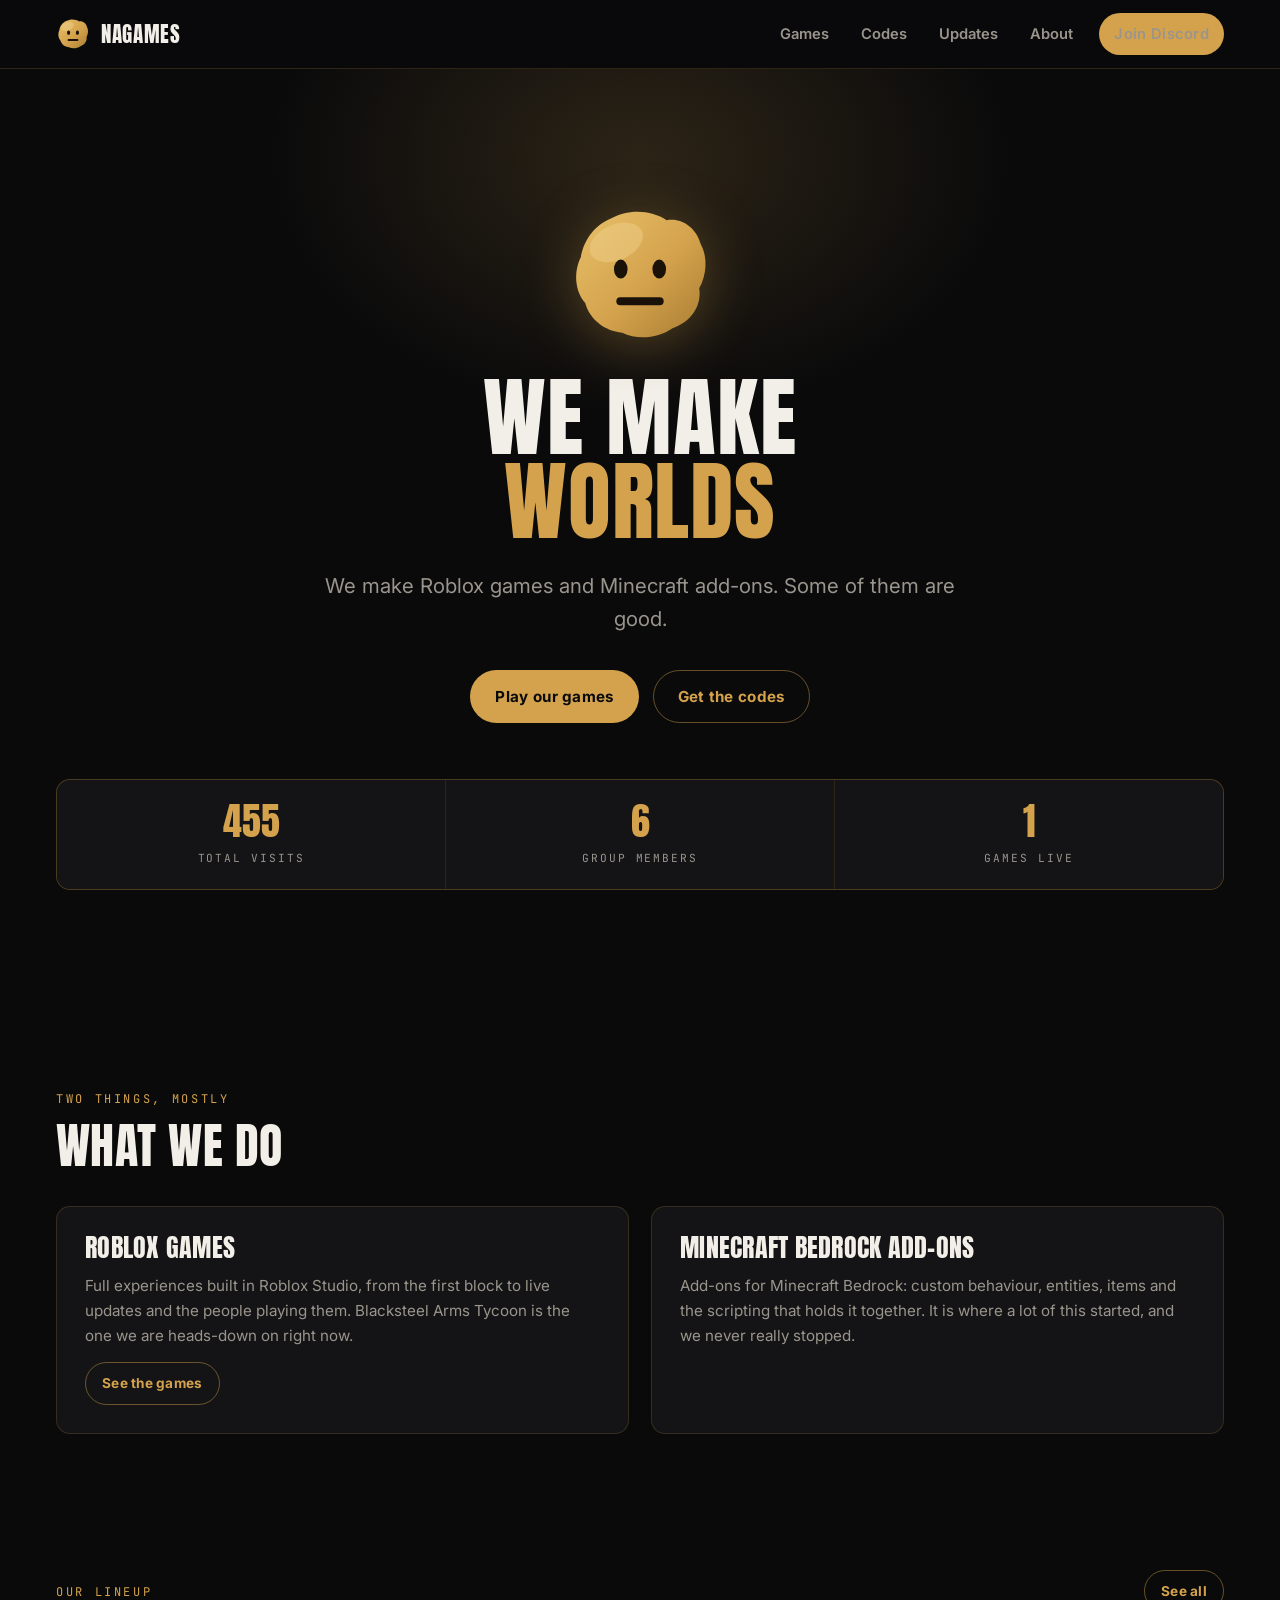
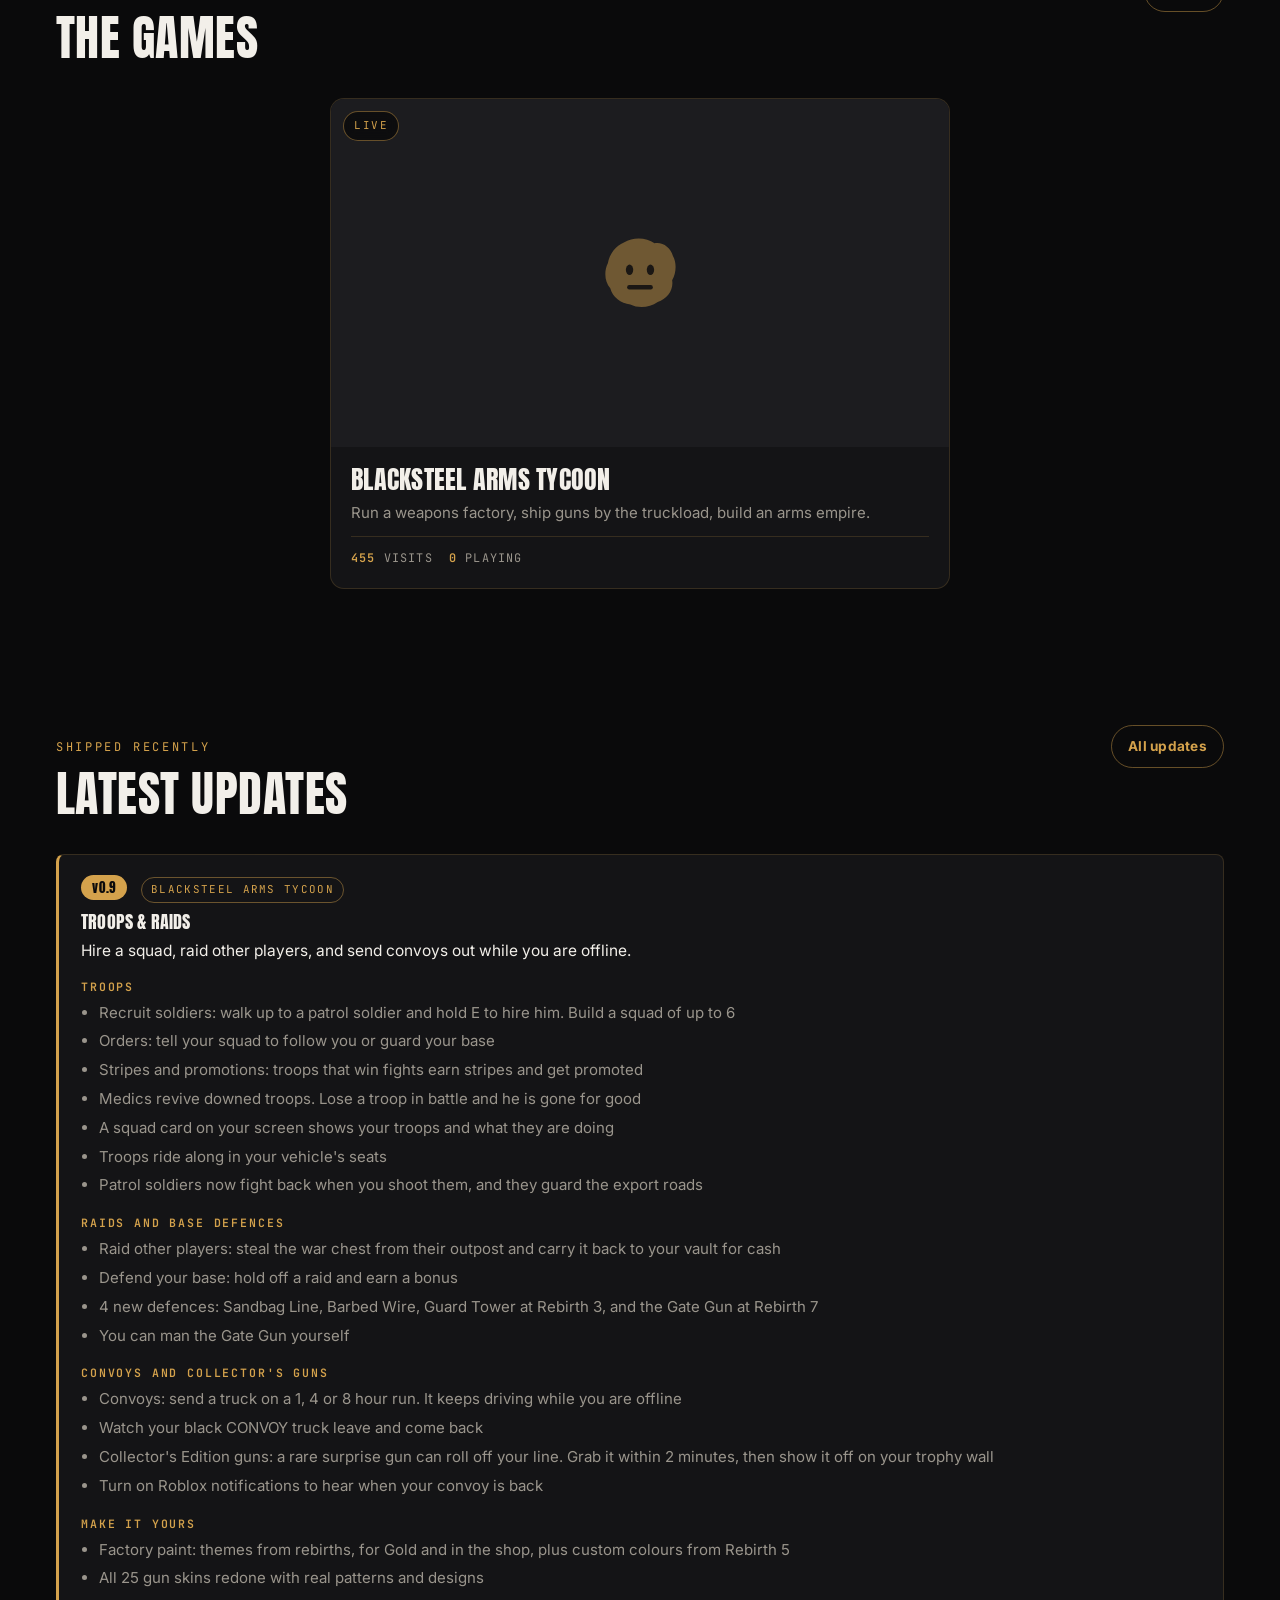
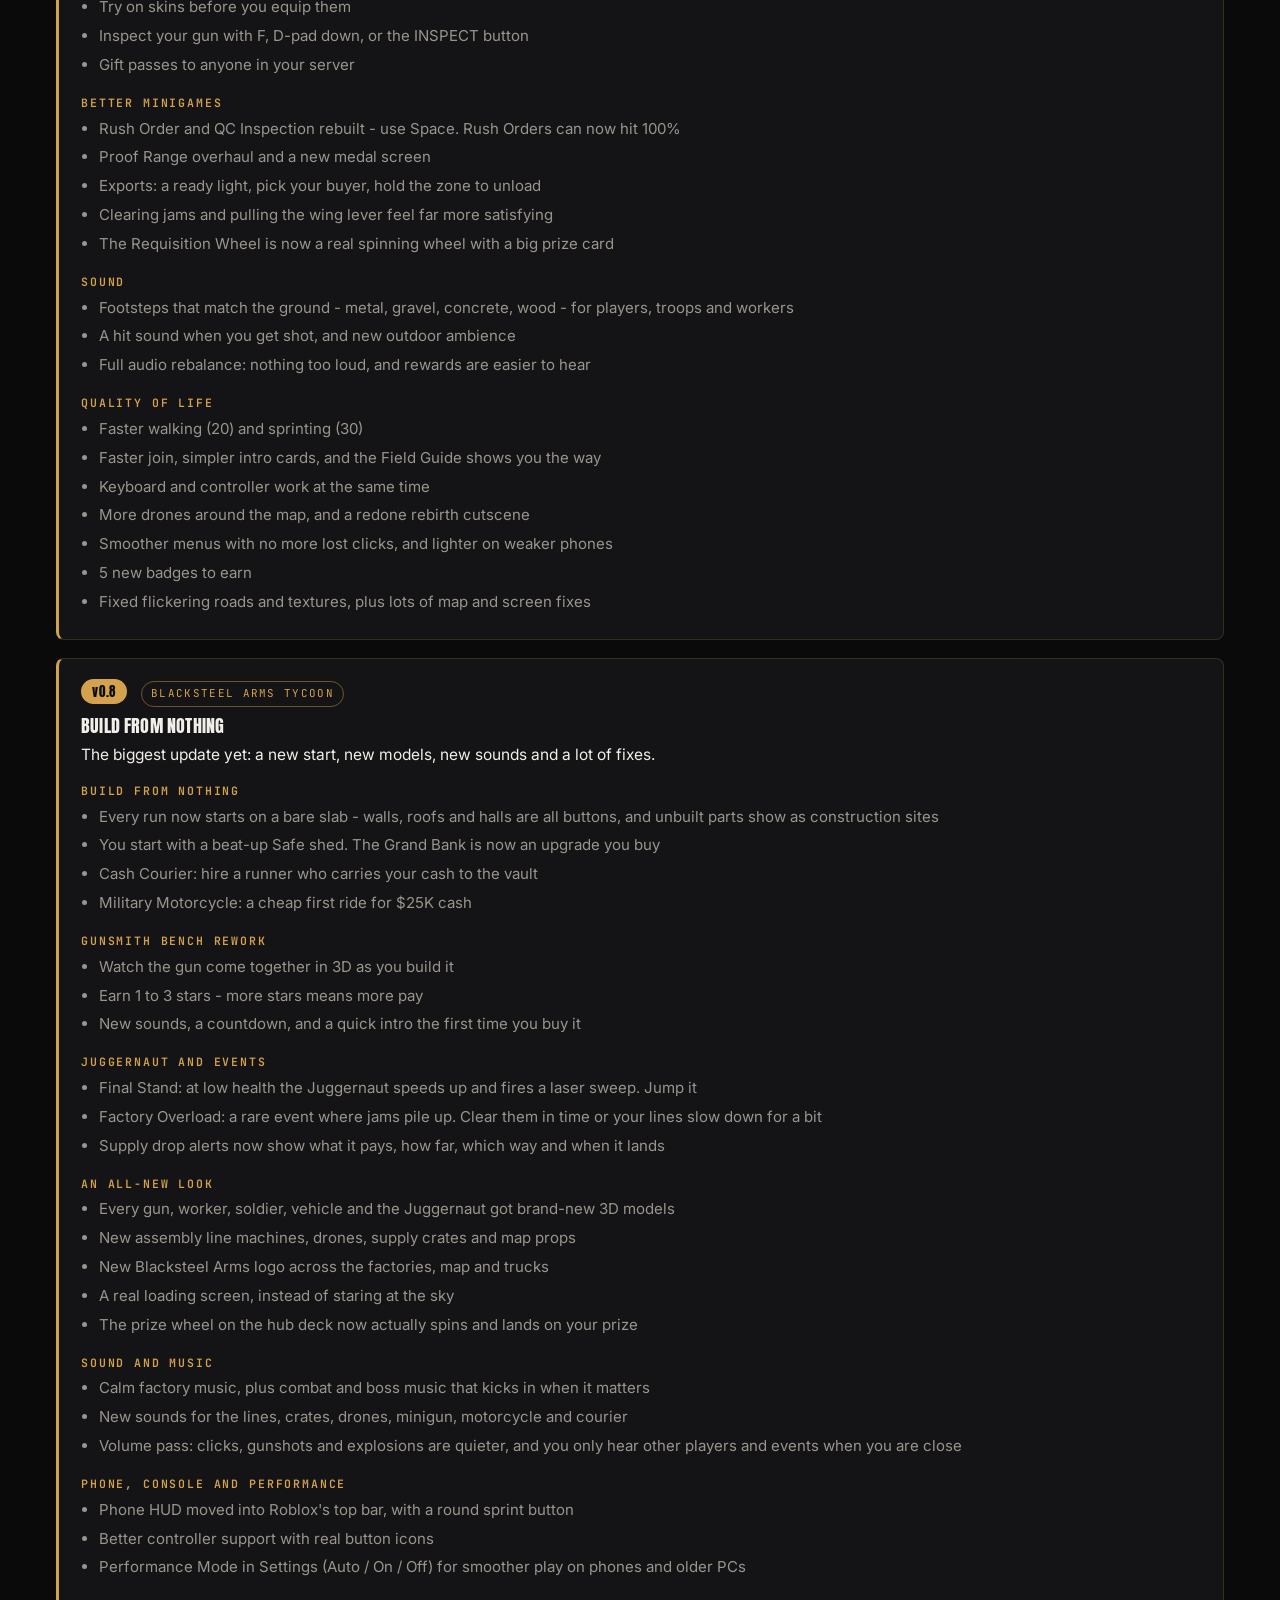
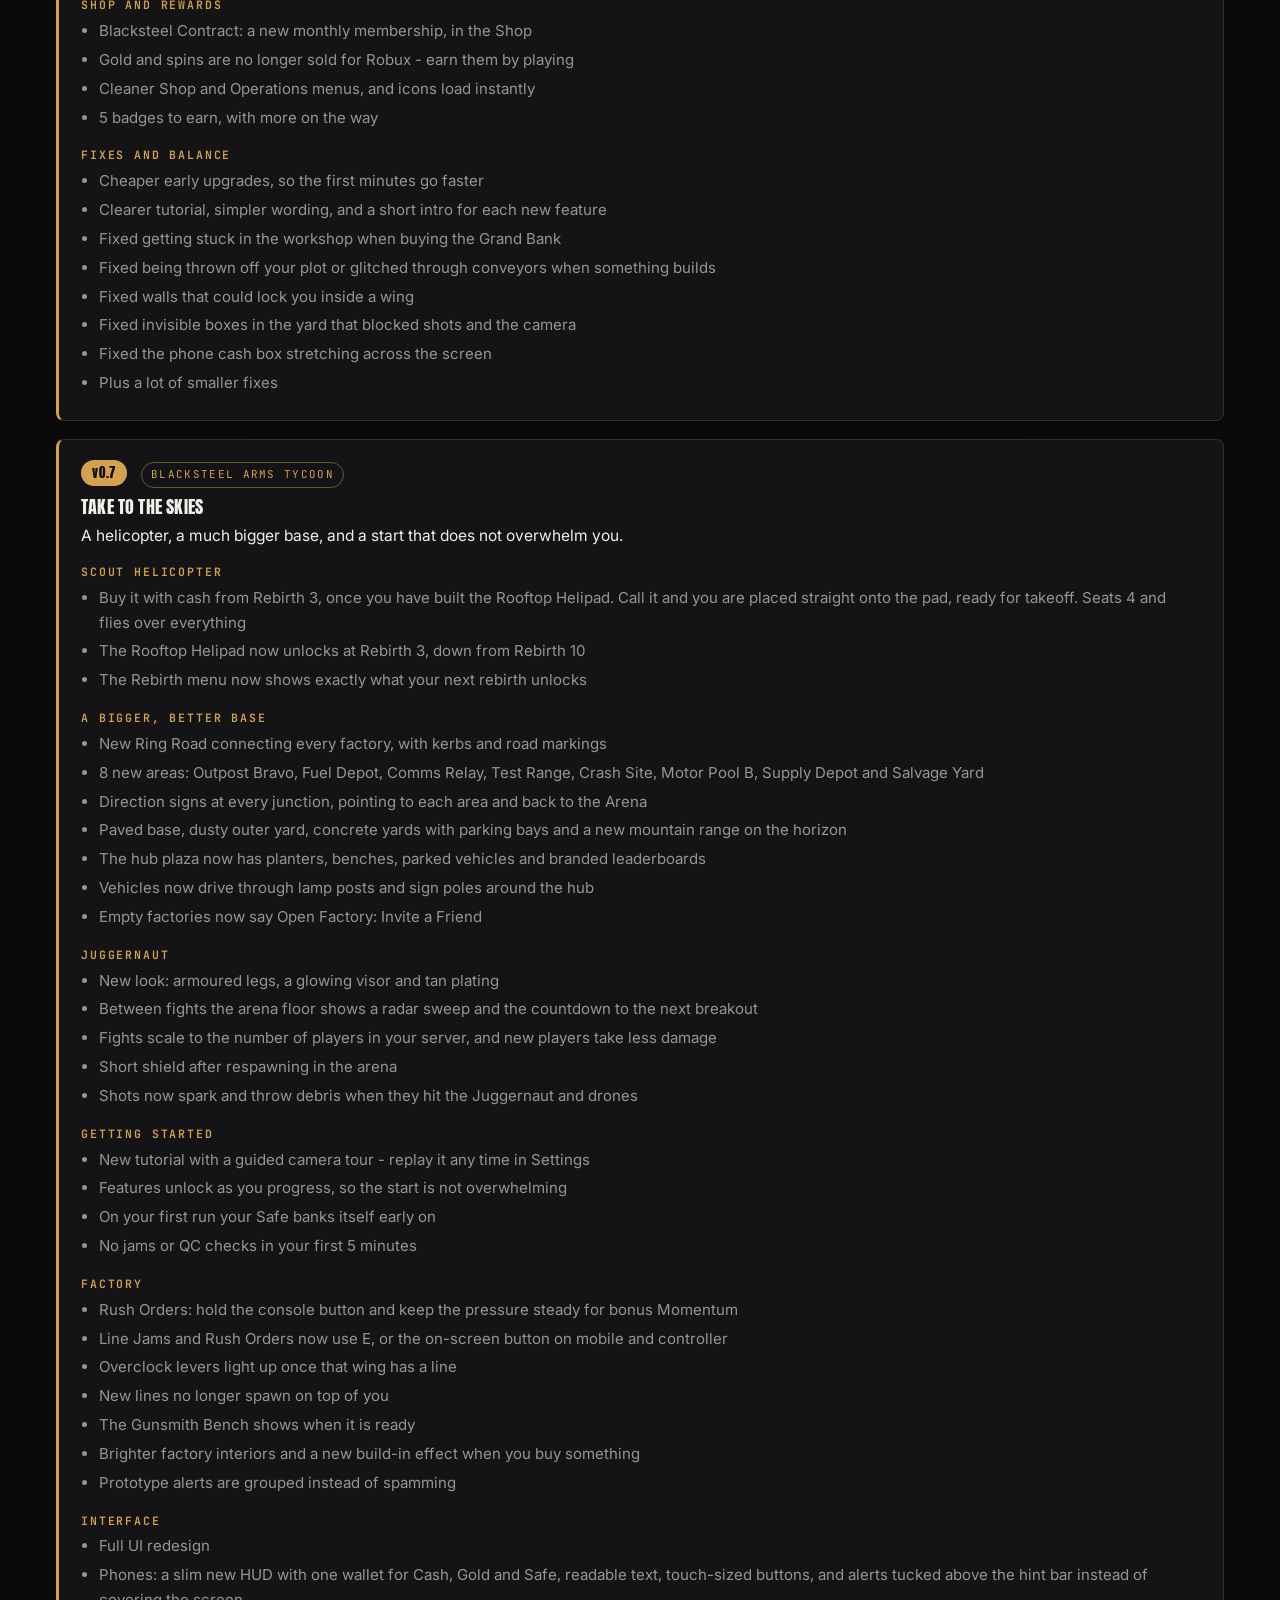
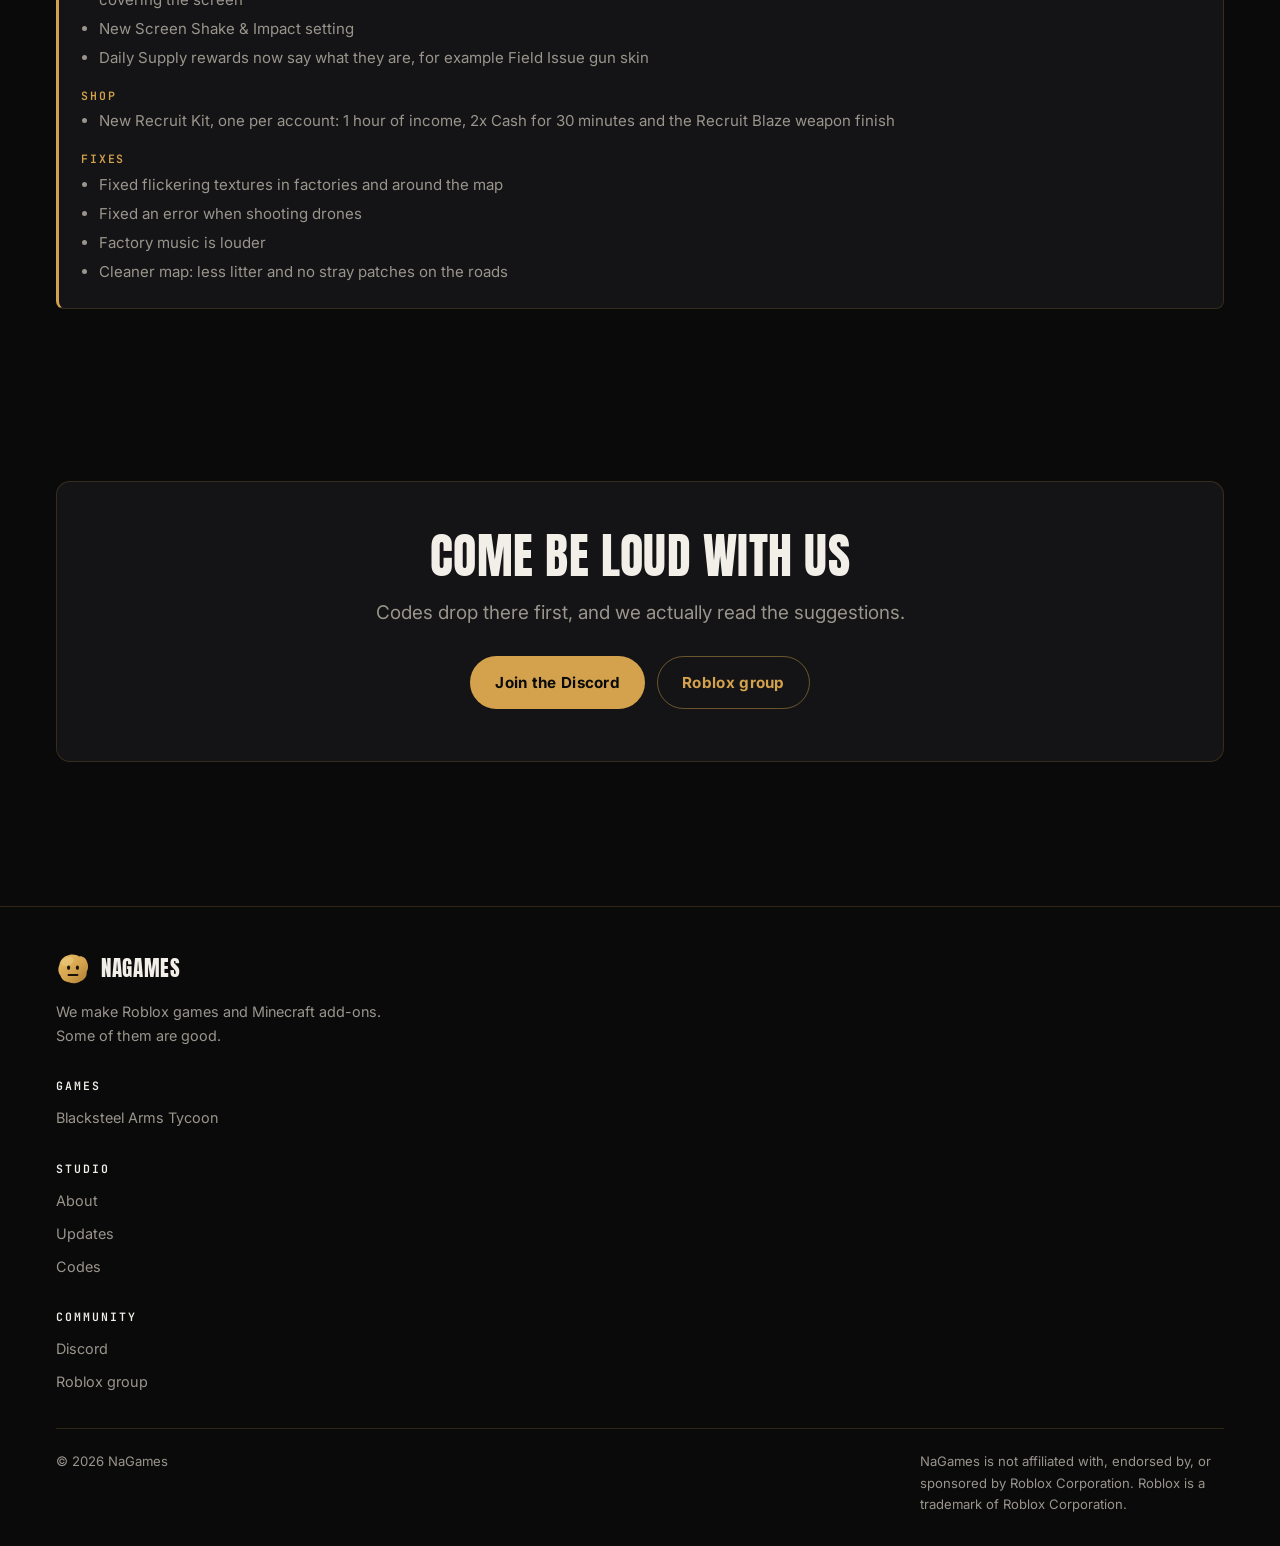
<file: index.html>
<!doctype html>
<html lang="en">
<head>
<meta charset="utf-8">
<meta name="viewport" content="width=device-width, initial-scale=1">

<title>NaGames - Roblox games and Minecraft add-ons</title>
<meta name="description" content="NaGames is a game studio making Roblox experiences and Minecraft Bedrock add-ons. Play our games, grab the latest codes, and read what we just shipped.">

<!-- Absolute URLs: Discord and X need the full URL to render a link preview. -->
<meta property="og:type" content="website">
<meta property="og:url" content="https://nagames.github.io/">
<meta property="og:title" content="NaGames - Roblox games and Minecraft add-ons">
<meta property="og:description" content="We make Roblox games and Minecraft add-ons. Some of them are good.">
<meta property="og:image" content="https://nagames.github.io/assets/og-image.png">
<meta name="twitter:card" content="summary_large_image">

<link rel="icon" href="assets/favicon.svg" type="image/svg+xml">
<link rel="preconnect" href="https://fonts.googleapis.com">
<link rel="preconnect" href="https://fonts.gstatic.com" crossorigin>
<link href="https://fonts.googleapis.com/css2?family=Anton&family=Inter:wght@400;600;700&family=JetBrains+Mono:wght@400;600&display=swap" rel="stylesheet">
<link rel="stylesheet" href="css/style.css">

<script src="data/content.js" defer></script>
<script src="js/site.js" defer></script>
<script src="js/roblox.js" defer></script>
<script src="js/render.js" defer></script>
</head>
<body>

<div id="site-header"></div>

<main id="main">

  <section class="hero">
    <div class="wrap hero__inner">
      <img class="hero__mascot" src="assets/logo.svg" alt="The NaGames mascot" width="148" height="148">
      <h1>We make<br><span class="accent">worlds</span></h1>
      <p class="hero__sub" data-render="field" data-field="studio.tagline"></p>
      <div class="hero__actions">
        <a class="btn btn--primary" href="games.html">Play our games</a>
        <a class="btn btn--ghost" href="codes.html">Get the codes</a>
      </div>
      <div data-render="stats"></div>
    </div>
  </section>

  <section class="section section--tight">
    <div class="wrap">
      <div class="section-head">
        <div>
          <p class="eyebrow">Two things, mostly</p>
          <h2>What we do</h2>
        </div>
      </div>
      <div data-render="services"></div>
    </div>
  </section>

  <section class="section section--tight">
    <div class="wrap">
      <div class="section-head">
        <div>
          <p class="eyebrow">Our lineup</p>
          <h2>The games</h2>
        </div>
        <a class="btn btn--ghost btn--sm" href="games.html">See all</a>
      </div>
      <div data-render="games" data-featured="true"></div>
    </div>
  </section>

  <section class="section section--tight">
    <div class="wrap">
      <div class="section-head">
        <div>
          <p class="eyebrow">Shipped recently</p>
          <h2>Latest updates</h2>
        </div>
        <a class="btn btn--ghost btn--sm" href="updates.html">All updates</a>
      </div>
      <div data-render="updates" data-limit="3"></div>
    </div>
  </section>

  <section class="section">
    <div class="wrap">
      <div class="cta-band">
        <h2>Come be loud with us</h2>
        <p class="lede">Codes drop there first, and we actually read the suggestions.</p>
        <div data-render="social"></div>
      </div>
    </div>
  </section>

</main>

<div id="site-footer"></div>

</body>
</html>
</file>
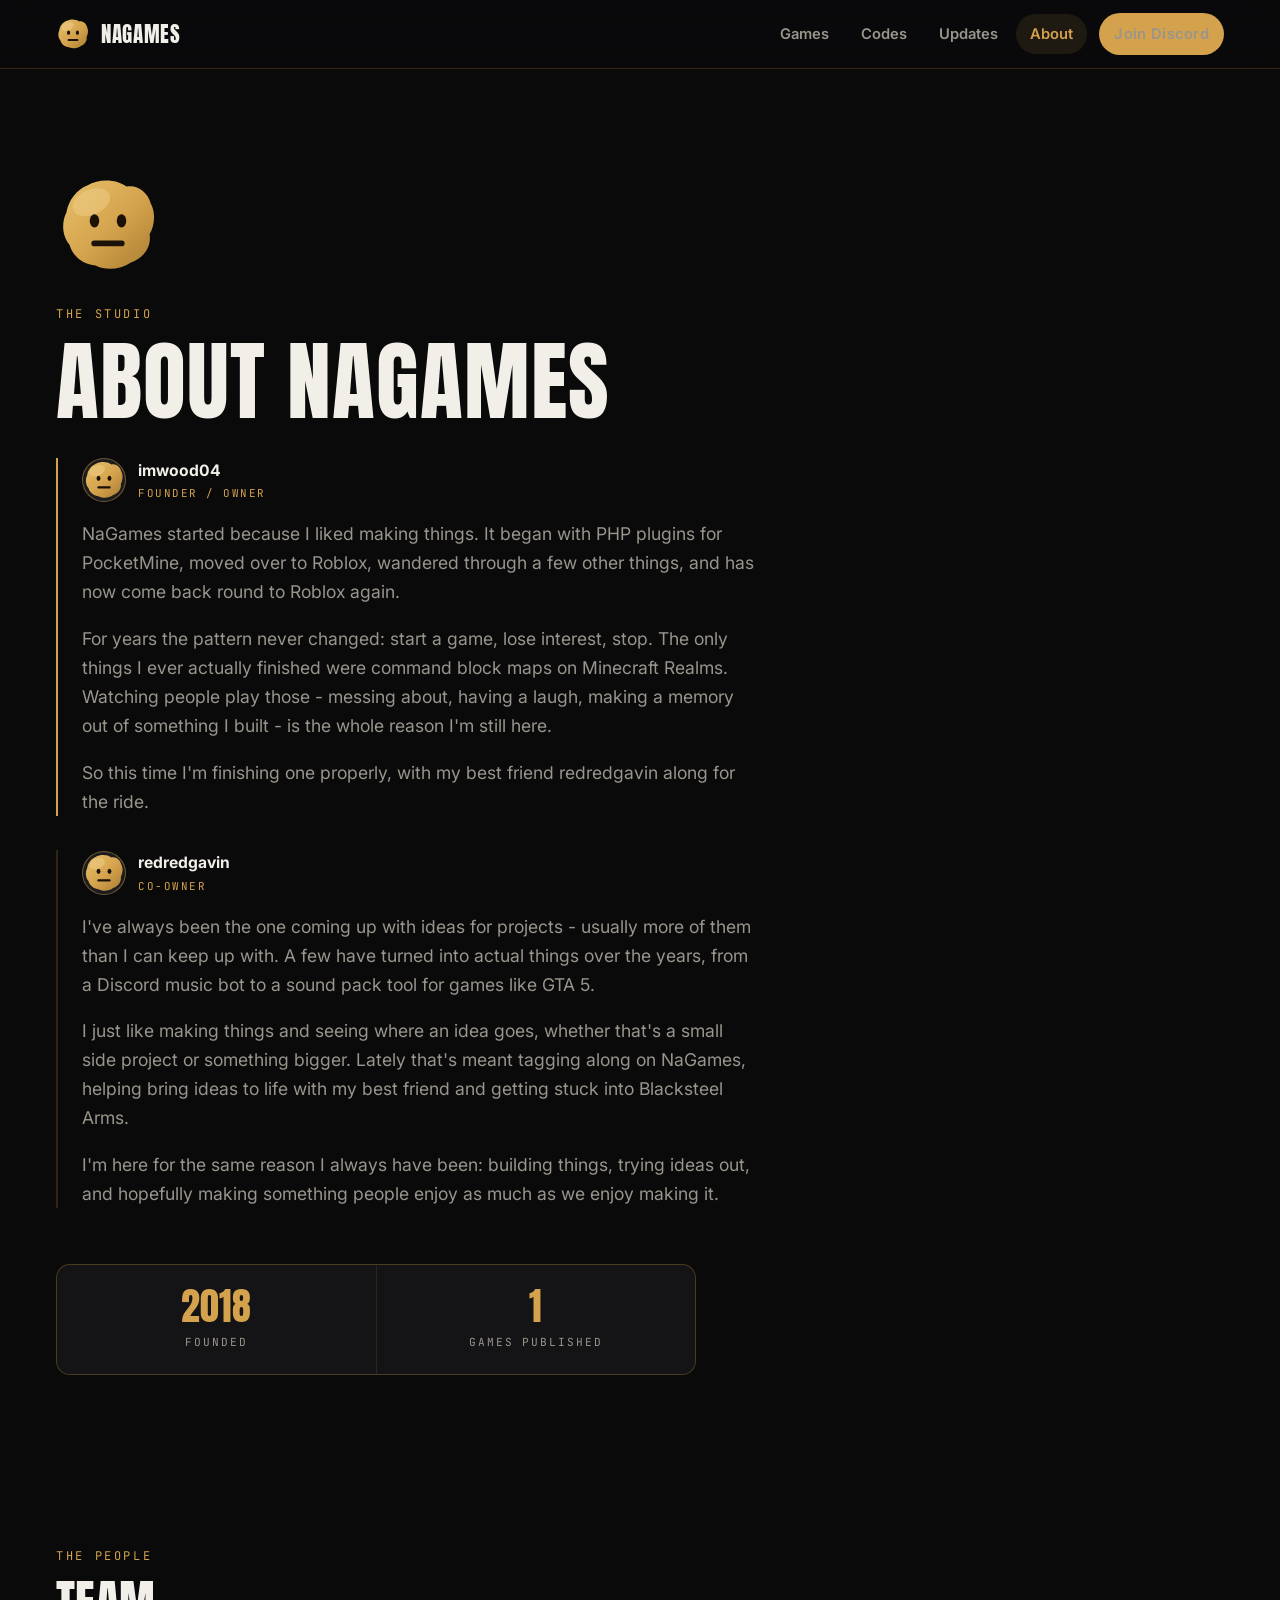
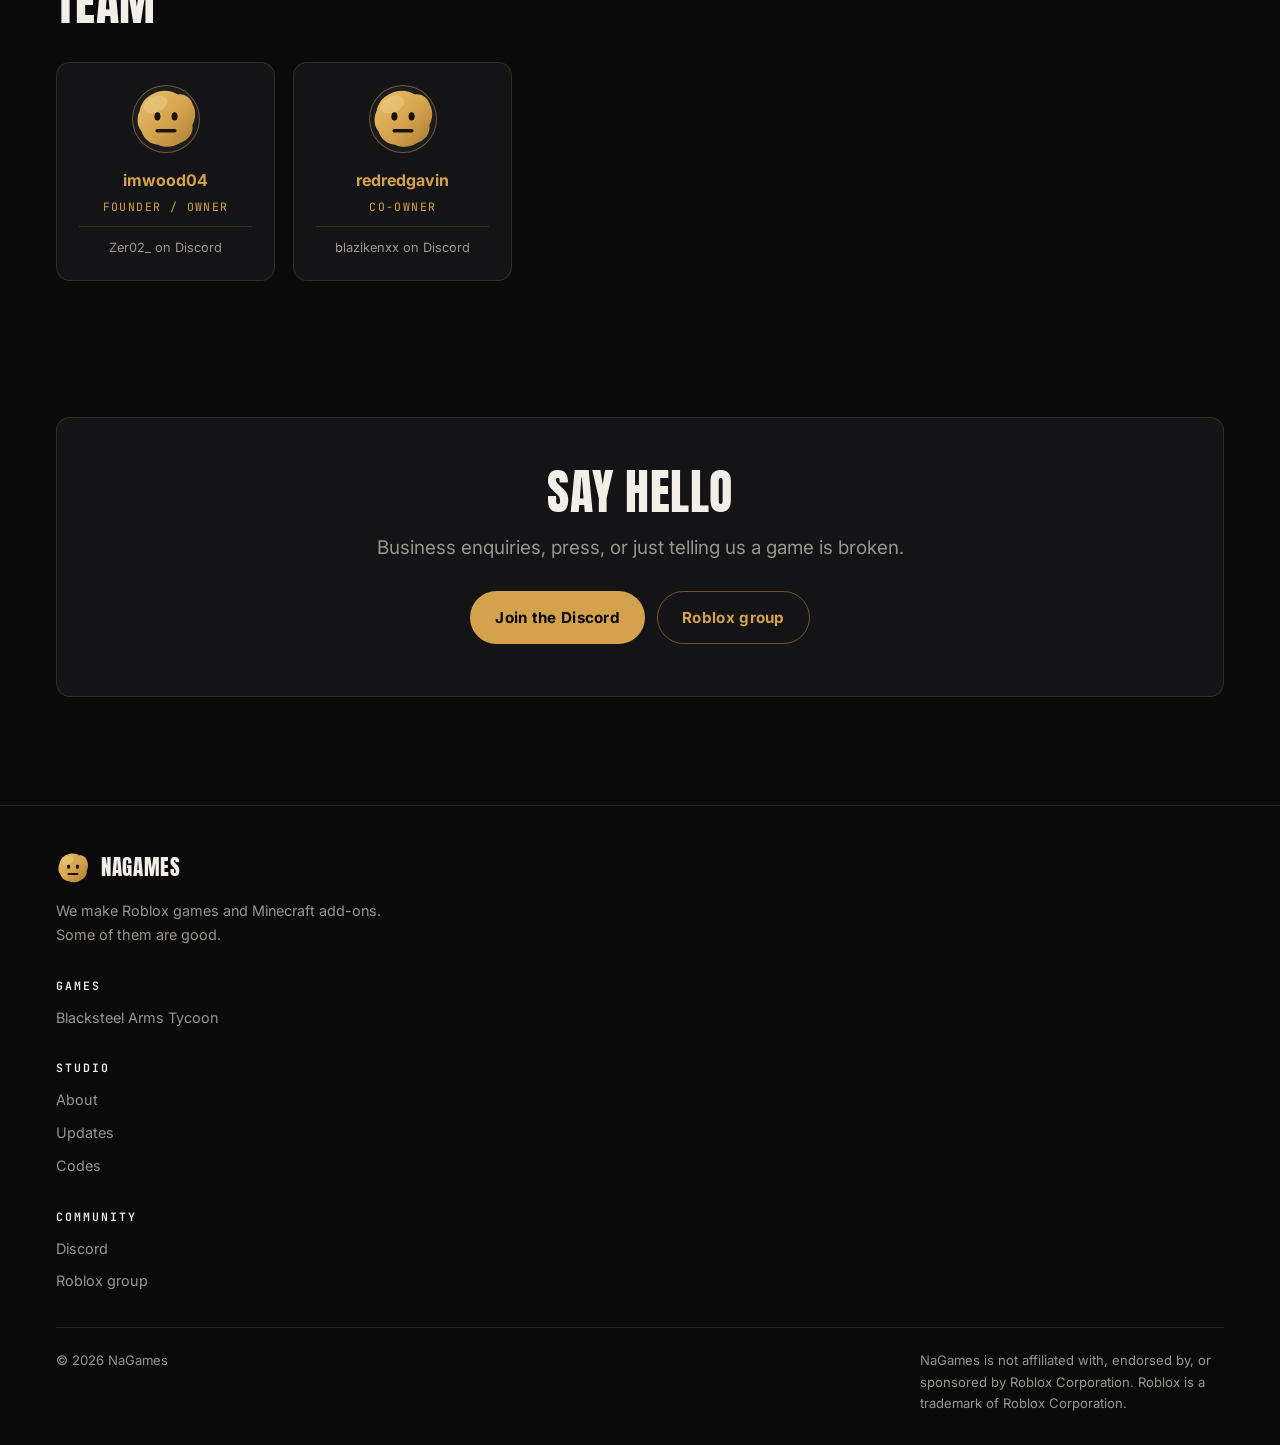
<file: about.html>
<!doctype html>
<html lang="en">
<head>
<meta charset="utf-8">
<meta name="viewport" content="width=device-width, initial-scale=1">

<title>About - NaGames</title>
<meta name="description" content="Who NaGames is, what we build on Roblox and Minecraft Bedrock, and the people behind it.">

<meta property="og:type" content="website">
<meta property="og:url" content="https://nagames.github.io/about.html">
<meta property="og:title" content="About - NaGames">
<meta property="og:description" content="Who NaGames is and the people behind it.">
<meta property="og:image" content="https://nagames.github.io/assets/og-image.png">
<meta name="twitter:card" content="summary_large_image">

<link rel="icon" href="assets/favicon.svg" type="image/svg+xml">
<link rel="preconnect" href="https://fonts.googleapis.com">
<link rel="preconnect" href="https://fonts.gstatic.com" crossorigin>
<link href="https://fonts.googleapis.com/css2?family=Anton&family=Inter:wght@400;600;700&family=JetBrains+Mono:wght@400;600&display=swap" rel="stylesheet">
<link rel="stylesheet" href="css/style.css">

<script src="data/content.js" defer></script>
<script src="js/site.js" defer></script>
<script src="js/roblox.js" defer></script>
<script src="js/render.js" defer></script>
</head>
<body>

<div id="site-header"></div>

<main id="main">

  <section class="section">
    <div class="wrap">
      <img src="assets/logo.svg" alt="" width="104" height="104" style="margin-bottom:28px">
      <p class="eyebrow">The studio</p>
      <h1>About NaGames</h1>

      <div data-render="story"></div>

      <div class="stats" style="max-width:640px;margin-left:0">
        <div class="stat">
          <div class="stat__num" data-render="field" data-field="studio.founded"></div>
          <div class="stat__label">Founded</div>
        </div>
        <div class="stat">
          <div class="stat__num" data-render="game-count"></div>
          <div class="stat__label">Games published</div>
        </div>
      </div>
    </div>
  </section>

  <section class="section section--tight">
    <div class="wrap">
      <div class="section-head">
        <div>
          <p class="eyebrow">The people</p>
          <h2>Team</h2>
        </div>
      </div>
      <div data-render="team"></div>
    </div>
  </section>

  <section class="section section--tight">
    <div class="wrap">
      <div class="cta-band">
        <h2>Say hello</h2>
        <p class="lede">
          Business enquiries, press, or just telling us a game is broken.
        </p>
        <div data-render="social"></div>
      </div>
    </div>
  </section>

</main>

<div id="site-footer"></div>

</body>
</html>
</file>
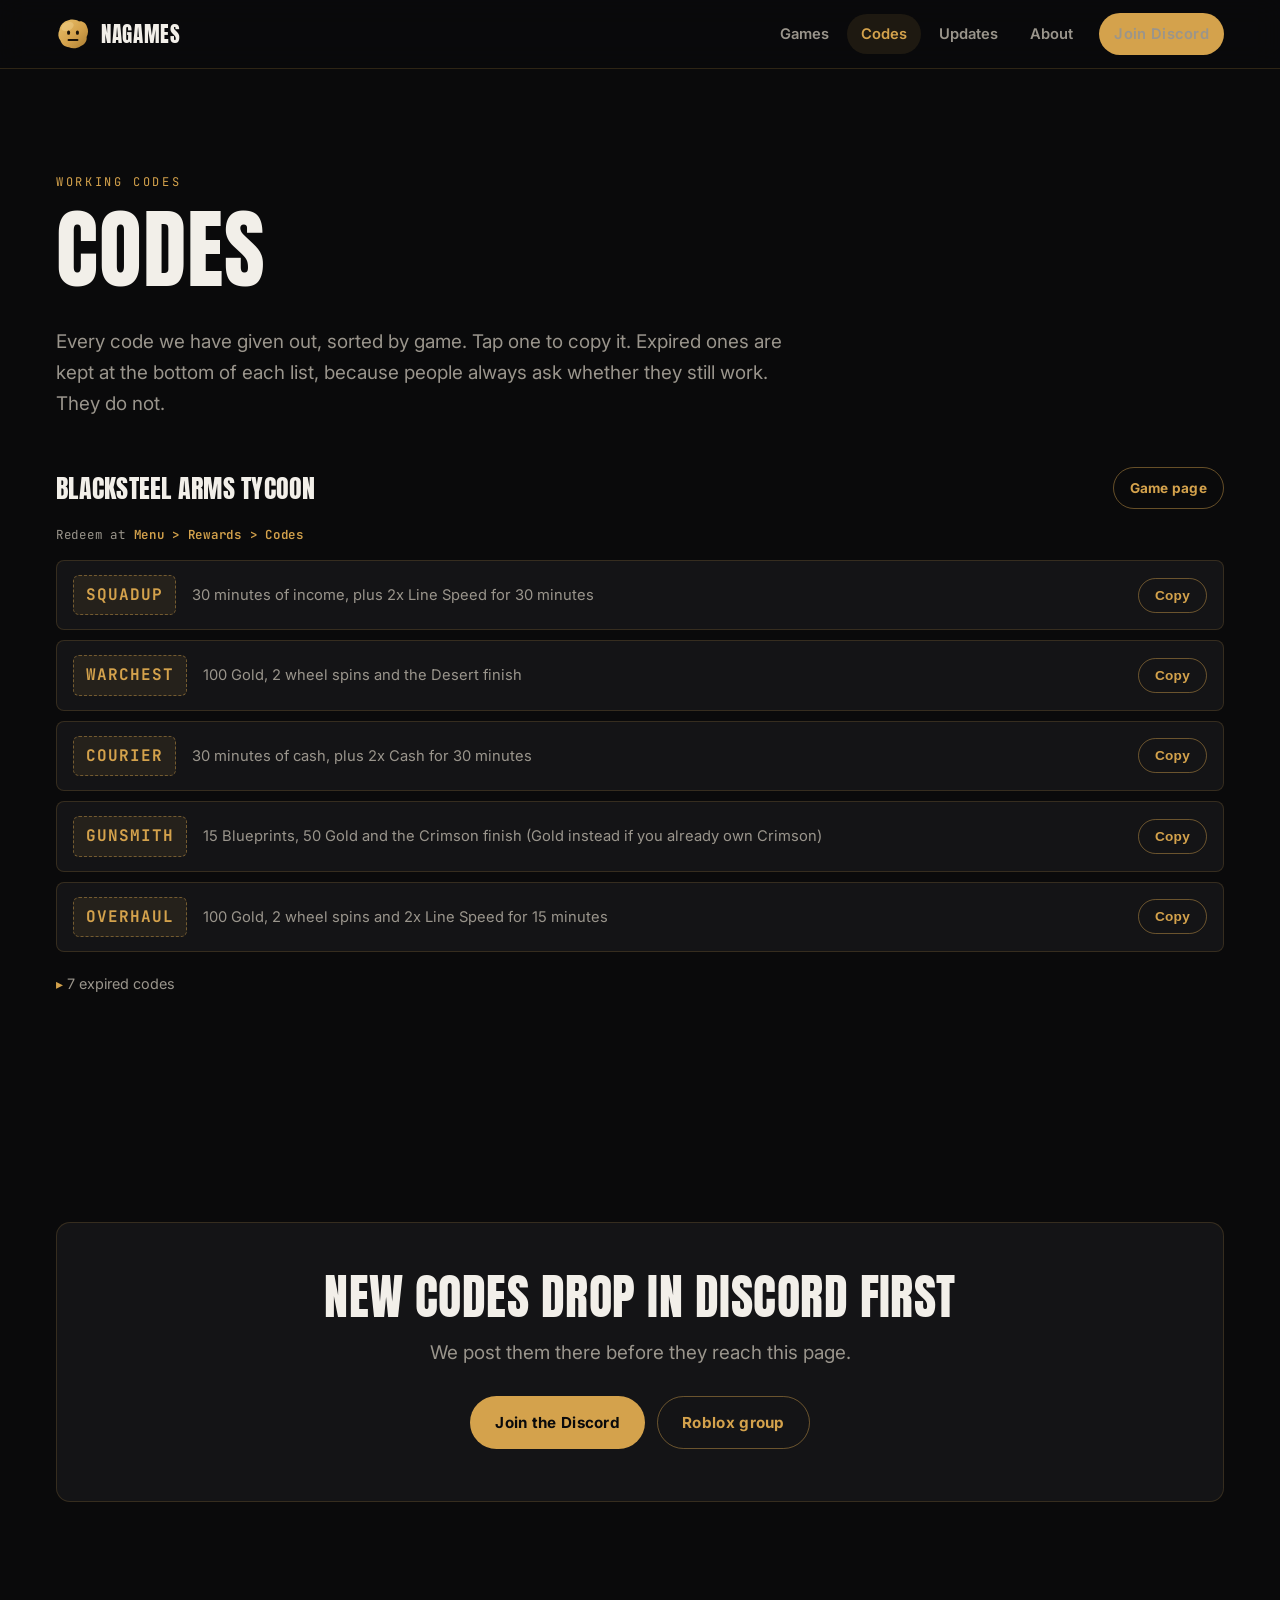
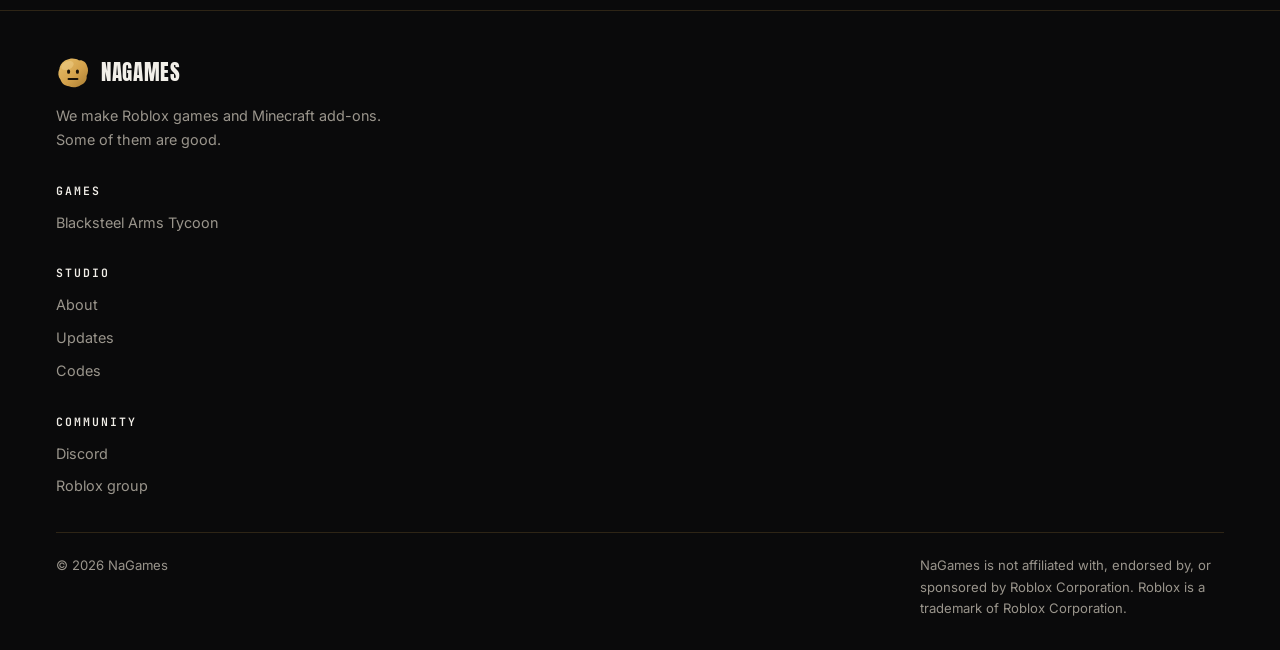
<file: codes.html>
<!doctype html>
<html lang="en">
<head>
<meta charset="utf-8">
<meta name="viewport" content="width=device-width, initial-scale=1">

<title>NaGames codes - every working code</title>
<meta name="description" content="All working codes for NaGames Roblox games, updated regularly. Tap to copy, plus the full list of expired codes.">

<meta property="og:type" content="website">
<meta property="og:url" content="https://nagames.github.io/codes.html">
<meta property="og:title" content="NaGames codes - every working code">
<meta property="og:description" content="All working codes for NaGames Roblox games, updated regularly.">
<meta property="og:image" content="https://nagames.github.io/assets/og-image.png">
<meta name="twitter:card" content="summary_large_image">

<link rel="icon" href="assets/favicon.svg" type="image/svg+xml">
<link rel="preconnect" href="https://fonts.googleapis.com">
<link rel="preconnect" href="https://fonts.gstatic.com" crossorigin>
<link href="https://fonts.googleapis.com/css2?family=Anton&family=Inter:wght@400;600;700&family=JetBrains+Mono:wght@400;600&display=swap" rel="stylesheet">
<link rel="stylesheet" href="css/style.css">

<script src="data/content.js" defer></script>
<script src="js/site.js" defer></script>
<script src="js/roblox.js" defer></script>
<script src="js/render.js" defer></script>
</head>
<body>

<div id="site-header"></div>

<main id="main">
  <section class="section">
    <div class="wrap">
      <p class="eyebrow">Working codes</p>
      <h1>Codes</h1>
      <p class="lede" style="margin-bottom:48px">
        Every code we have given out, sorted by game. Tap one to copy it.
        Expired ones are kept at the bottom of each list, because people
        always ask whether they still work. They do not.
      </p>
      <div data-render="codes"></div>
    </div>
  </section>

  <section class="section section--tight">
    <div class="wrap">
      <div class="cta-band">
        <h2>New codes drop in Discord first</h2>
        <p class="lede">We post them there before they reach this page.</p>
        <div data-render="social"></div>
      </div>
    </div>
  </section>
</main>

<div id="site-footer"></div>

</body>
</html>
</file>
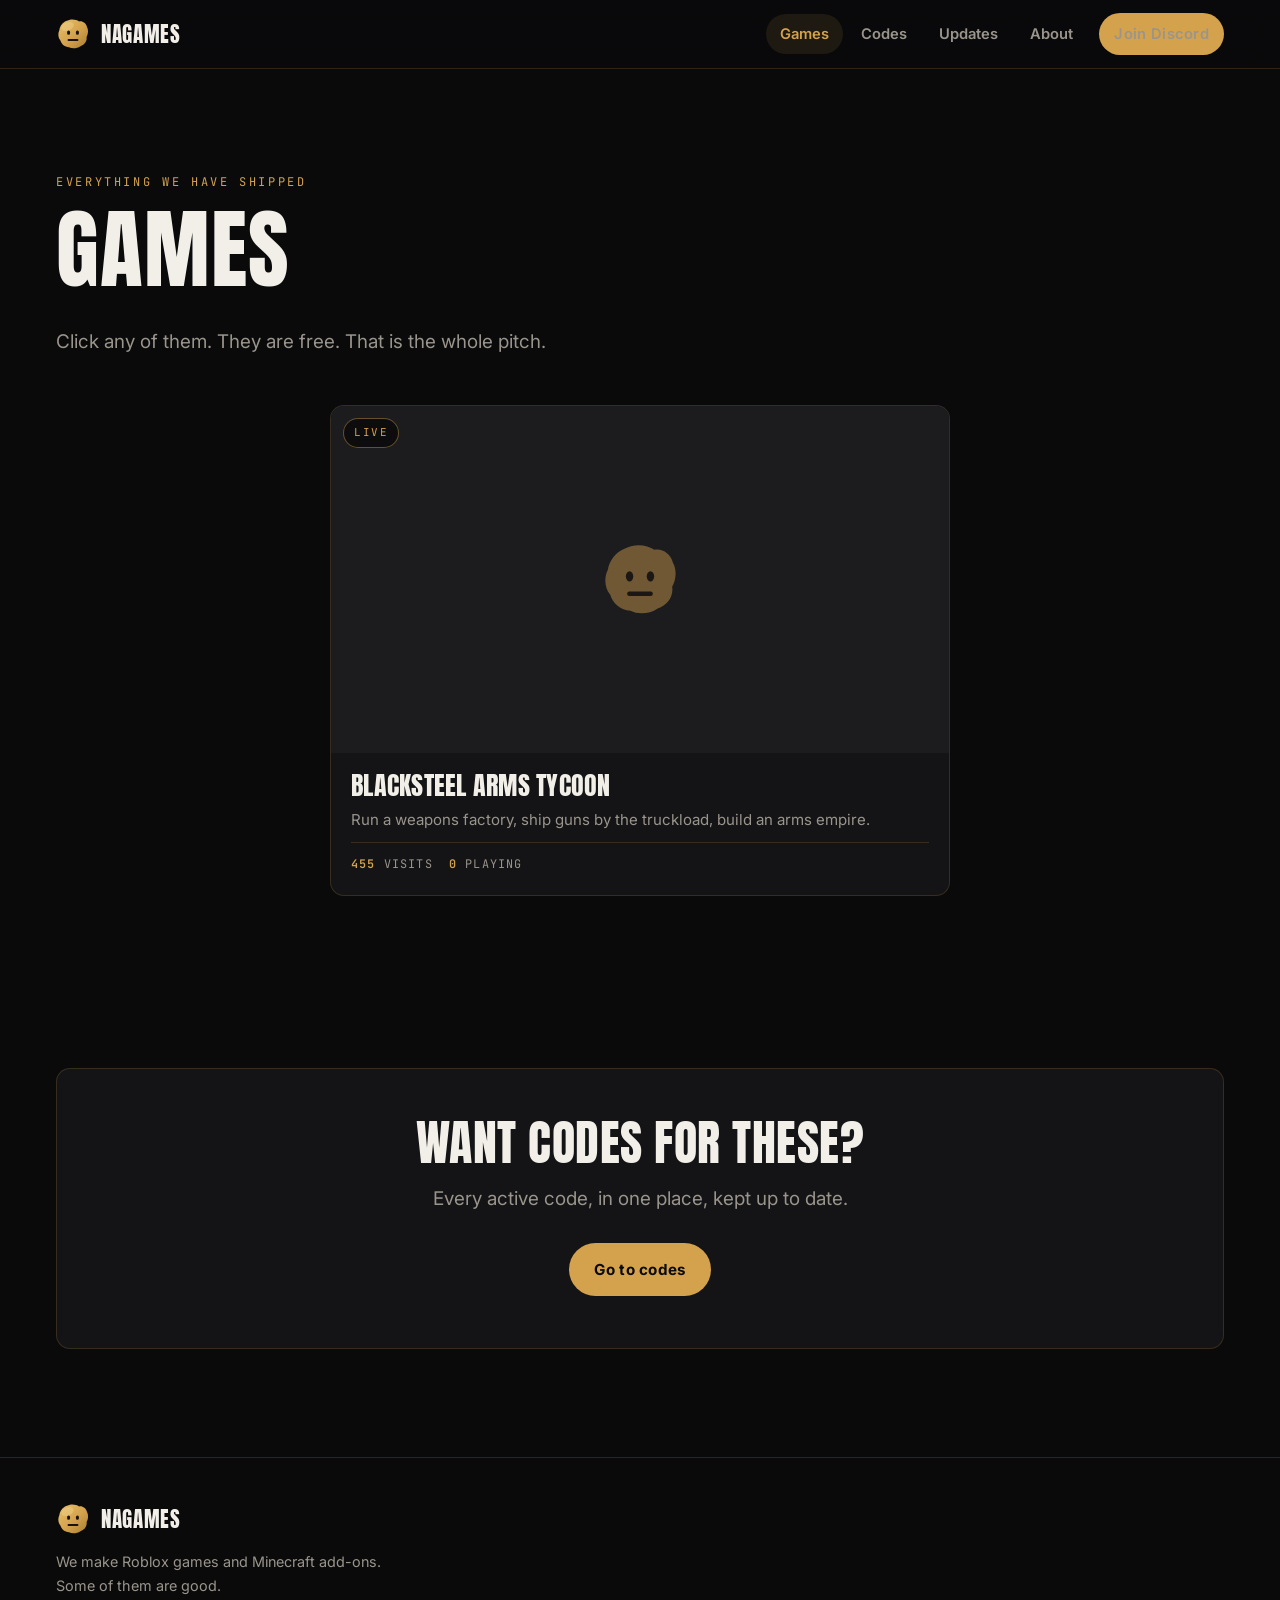
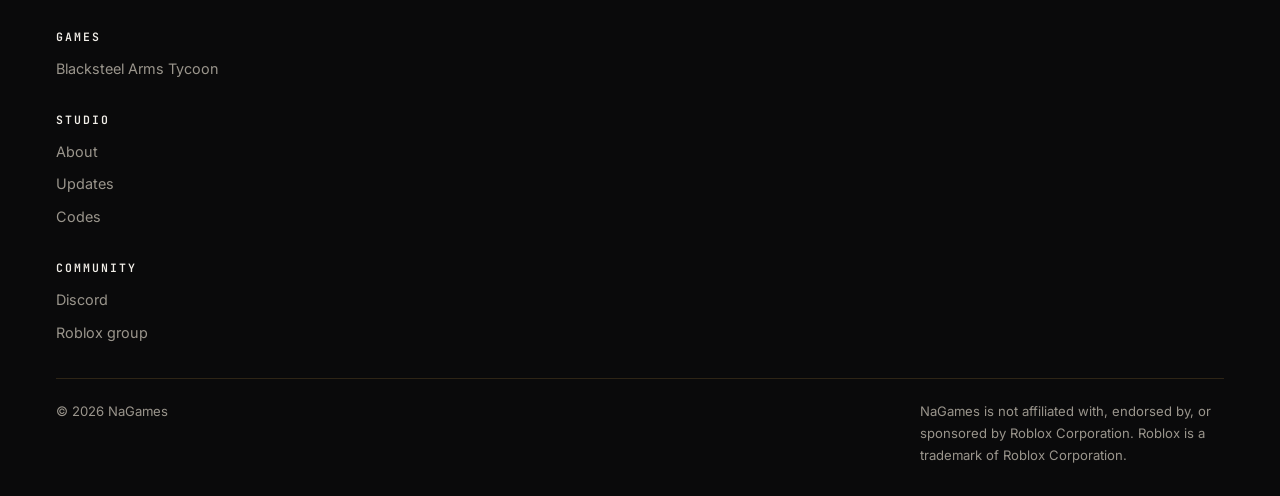
<file: game.html>
<!doctype html>
<html lang="en">
<head>
<meta charset="utf-8">
<meta name="viewport" content="width=device-width, initial-scale=1">

<!-- The title is replaced with the real game name by render.js once ?id= is read. -->
<title>Game - NaGames</title>
<meta name="description" content="Game details, codes and update history for a NaGames Roblox experience.">

<meta property="og:type" content="website">
<meta property="og:url" content="https://nagames.github.io/game.html">
<meta property="og:title" content="Game - NaGames">
<meta property="og:description" content="Game details, codes and update history.">
<meta property="og:image" content="https://nagames.github.io/assets/og-image.png">
<meta name="twitter:card" content="summary_large_image">

<link rel="icon" href="assets/favicon.svg" type="image/svg+xml">
<link rel="preconnect" href="https://fonts.googleapis.com">
<link rel="preconnect" href="https://fonts.gstatic.com" crossorigin>
<link href="https://fonts.googleapis.com/css2?family=Anton&family=Inter:wght@400;600;700&family=JetBrains+Mono:wght@400;600&display=swap" rel="stylesheet">
<link rel="stylesheet" href="css/style.css">

<script src="data/content.js" defer></script>
<script src="js/site.js" defer></script>
<script src="js/roblox.js" defer></script>
<script src="js/render.js" defer></script>
</head>
<body>

<div id="site-header"></div>

<!-- Filled entirely by the "game-detail" renderer. An unknown or missing
     ?id= redirects to games.html rather than rendering an empty page. -->
<main id="main" data-render="game-detail"></main>

<div id="site-footer"></div>

</body>
</html>
</file>
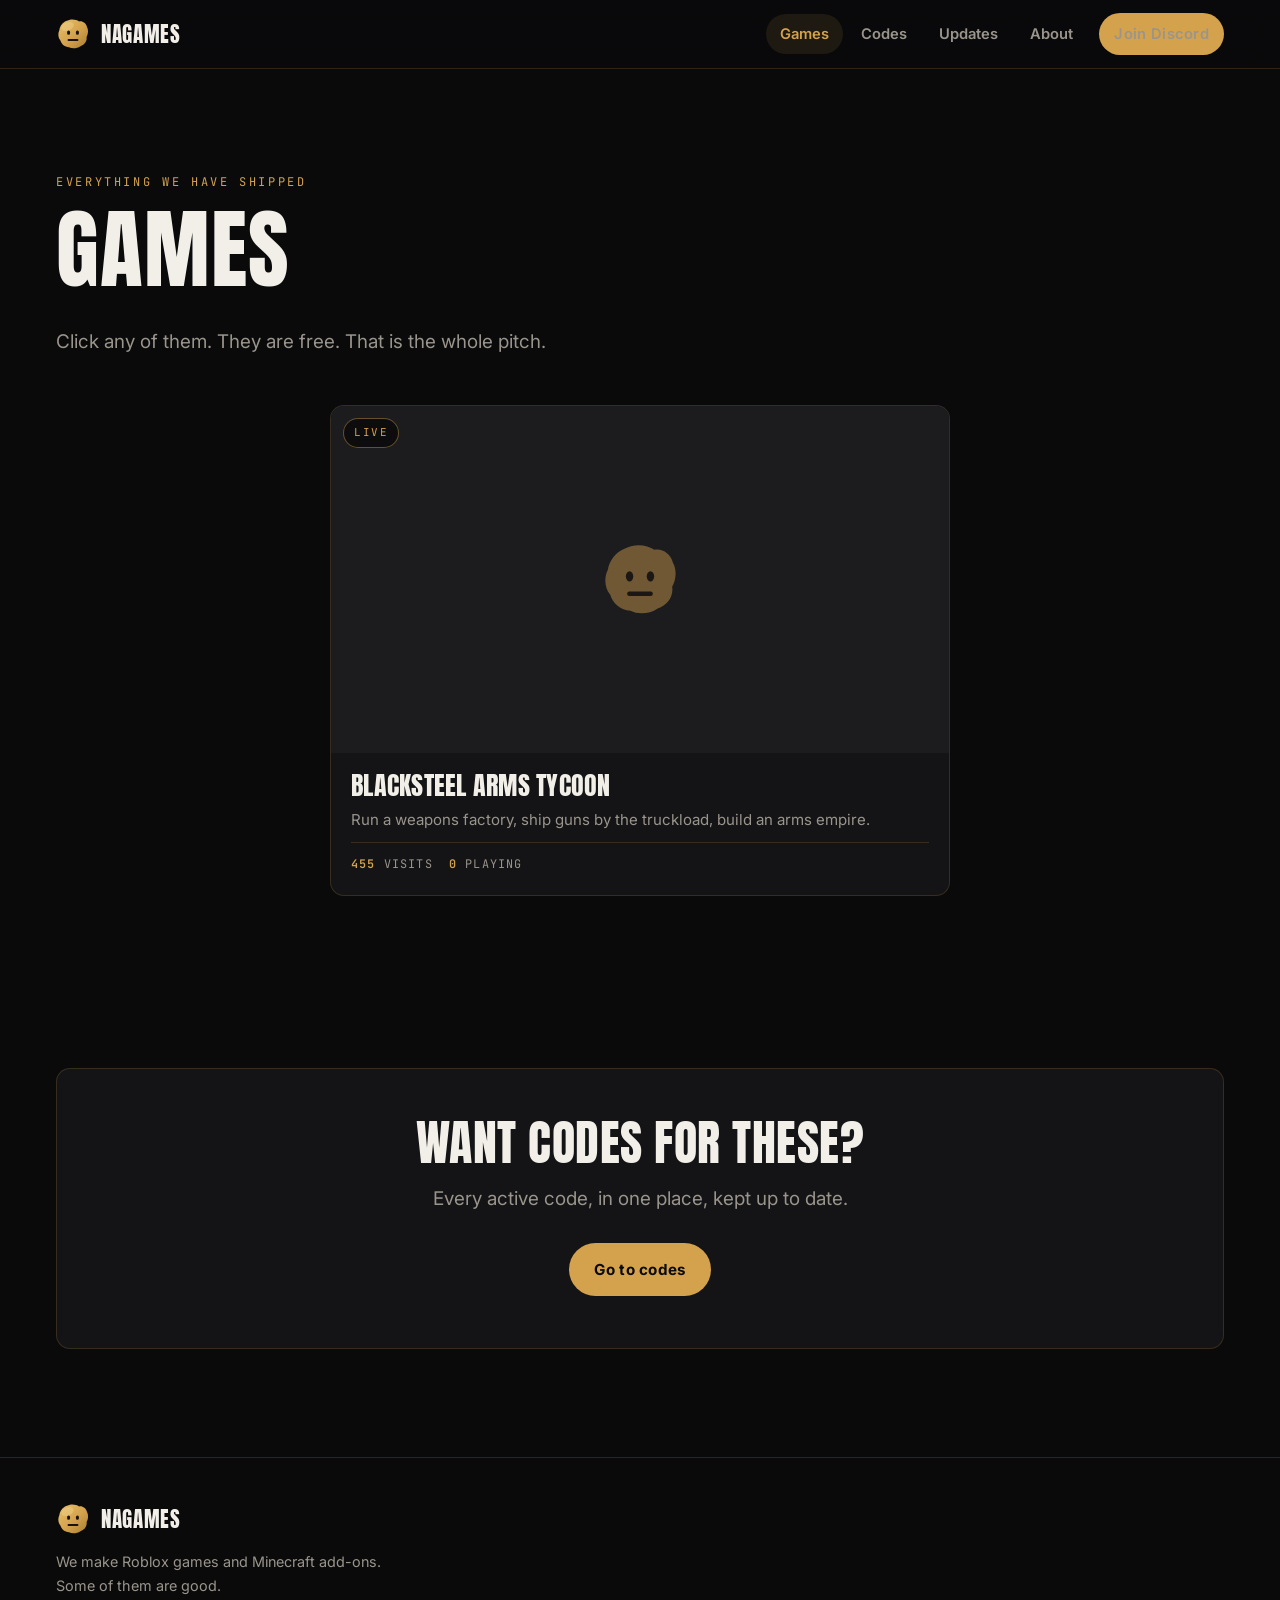
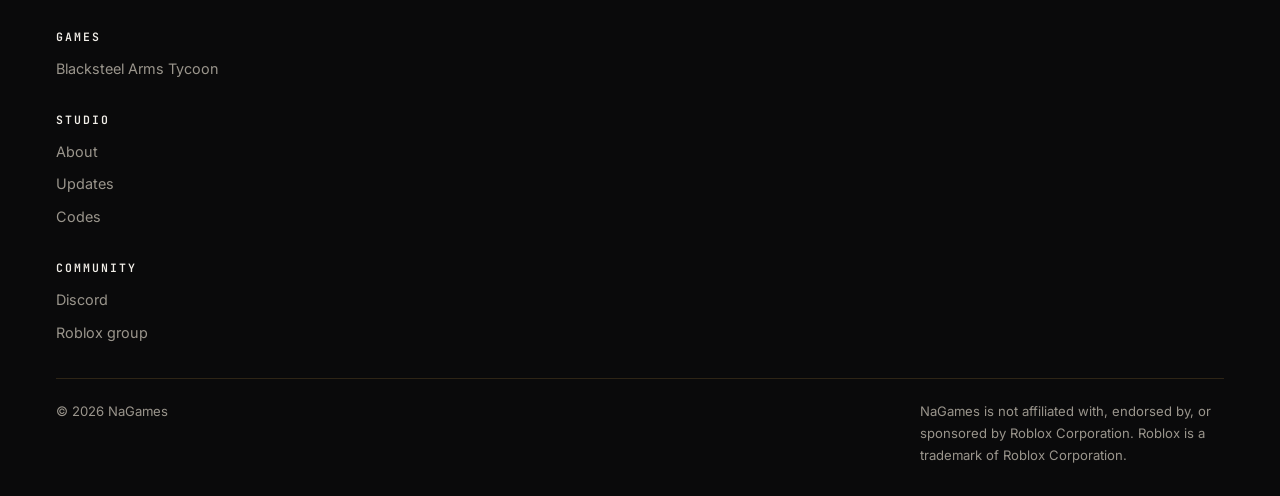
<file: games.html>
<!doctype html>
<html lang="en">
<head>
<meta charset="utf-8">
<meta name="viewport" content="width=device-width, initial-scale=1">

<title>Games - NaGames</title>
<meta name="description" content="Every game NaGames has published on Roblox, with live player counts and links to play.">

<meta property="og:type" content="website">
<meta property="og:url" content="https://nagames.github.io/games.html">
<meta property="og:title" content="Games - NaGames">
<meta property="og:description" content="Every game NaGames has published on Roblox.">
<meta property="og:image" content="https://nagames.github.io/assets/og-image.png">
<meta name="twitter:card" content="summary_large_image">

<link rel="icon" href="assets/favicon.svg" type="image/svg+xml">
<link rel="preconnect" href="https://fonts.googleapis.com">
<link rel="preconnect" href="https://fonts.gstatic.com" crossorigin>
<link href="https://fonts.googleapis.com/css2?family=Anton&family=Inter:wght@400;600;700&family=JetBrains+Mono:wght@400;600&display=swap" rel="stylesheet">
<link rel="stylesheet" href="css/style.css">

<script src="data/content.js" defer></script>
<script src="js/site.js" defer></script>
<script src="js/roblox.js" defer></script>
<script src="js/render.js" defer></script>
</head>
<body>

<div id="site-header"></div>

<main id="main">
  <section class="section">
    <div class="wrap">
      <p class="eyebrow">Everything we have shipped</p>
      <h1>Games</h1>
      <p class="lede" style="margin-bottom:48px">
        Click any of them. They are free. That is the whole pitch.
      </p>
      <div data-render="games"></div>
    </div>
  </section>

  <section class="section section--tight">
    <div class="wrap">
      <div class="cta-band">
        <h2>Want codes for these?</h2>
        <p class="lede">Every active code, in one place, kept up to date.</p>
        <a class="btn btn--primary" href="codes.html">Go to codes</a>
      </div>
    </div>
  </section>
</main>

<div id="site-footer"></div>

</body>
</html>
</file>
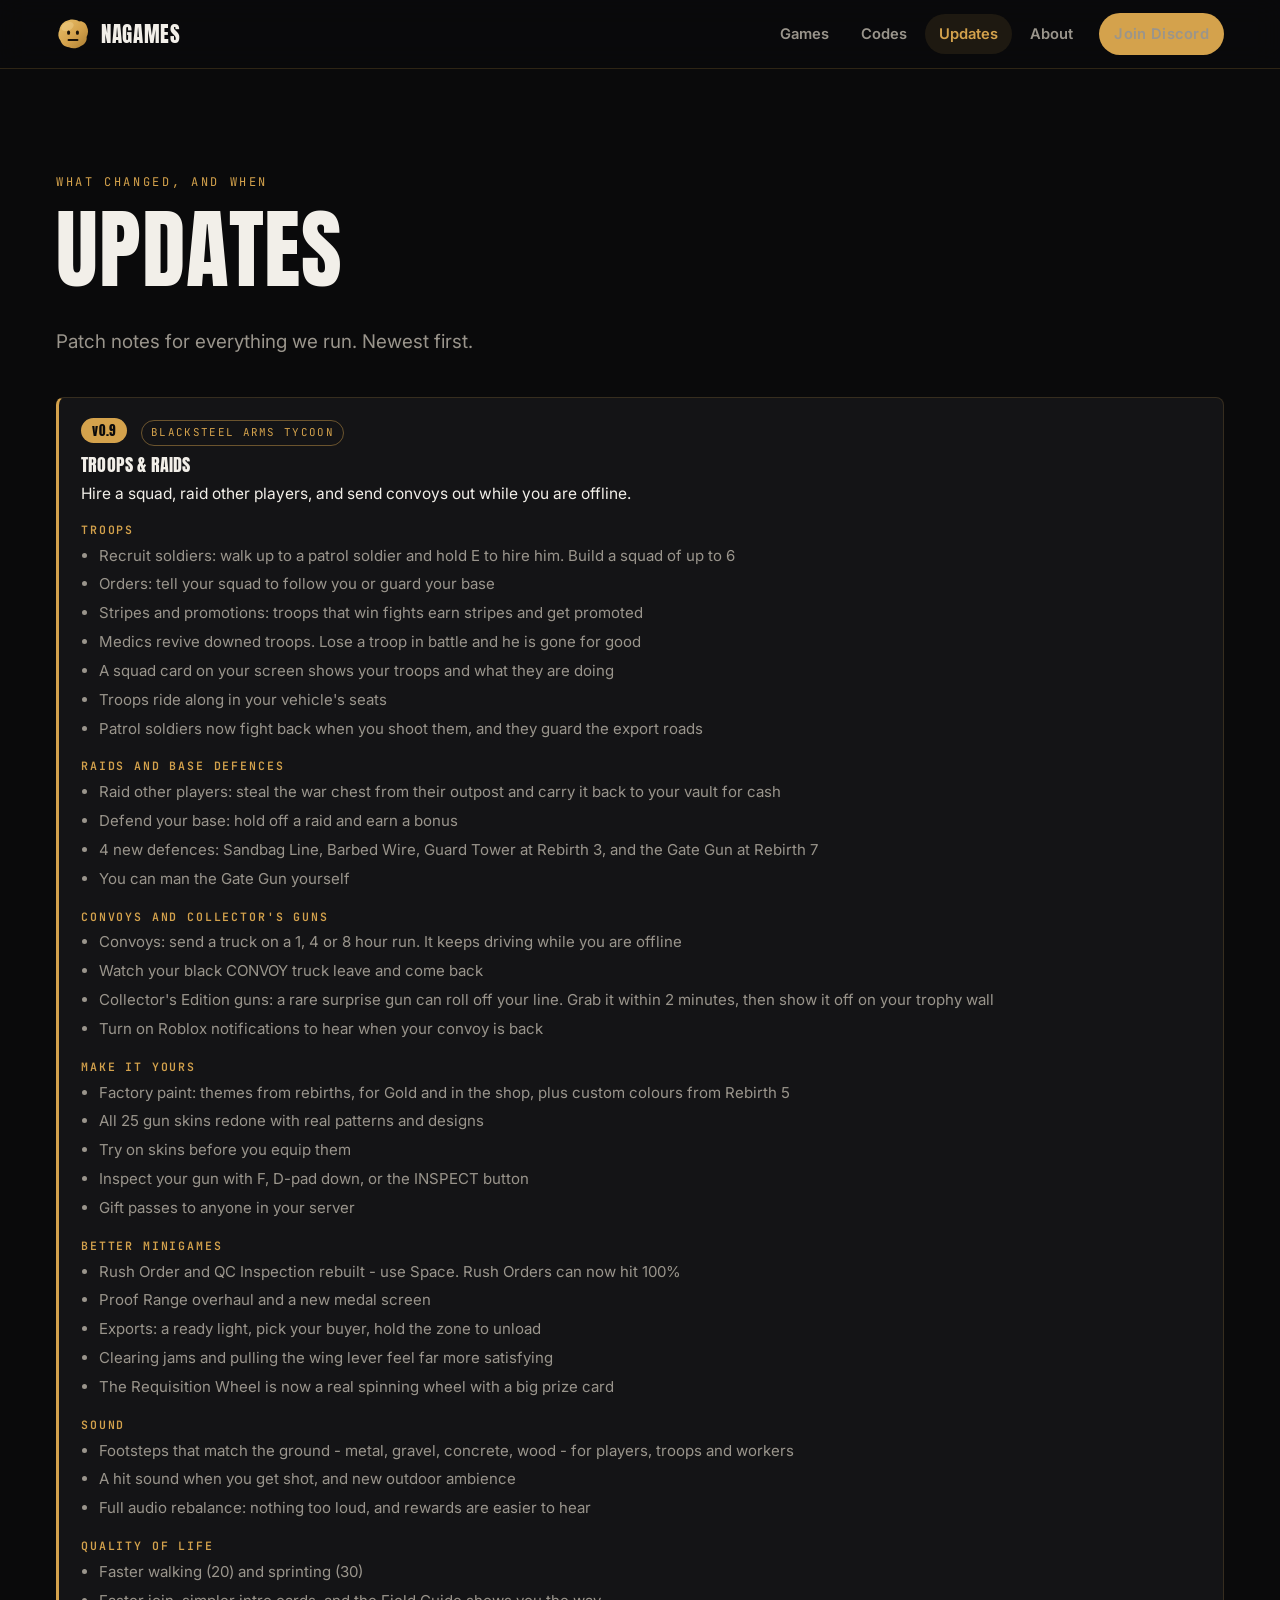
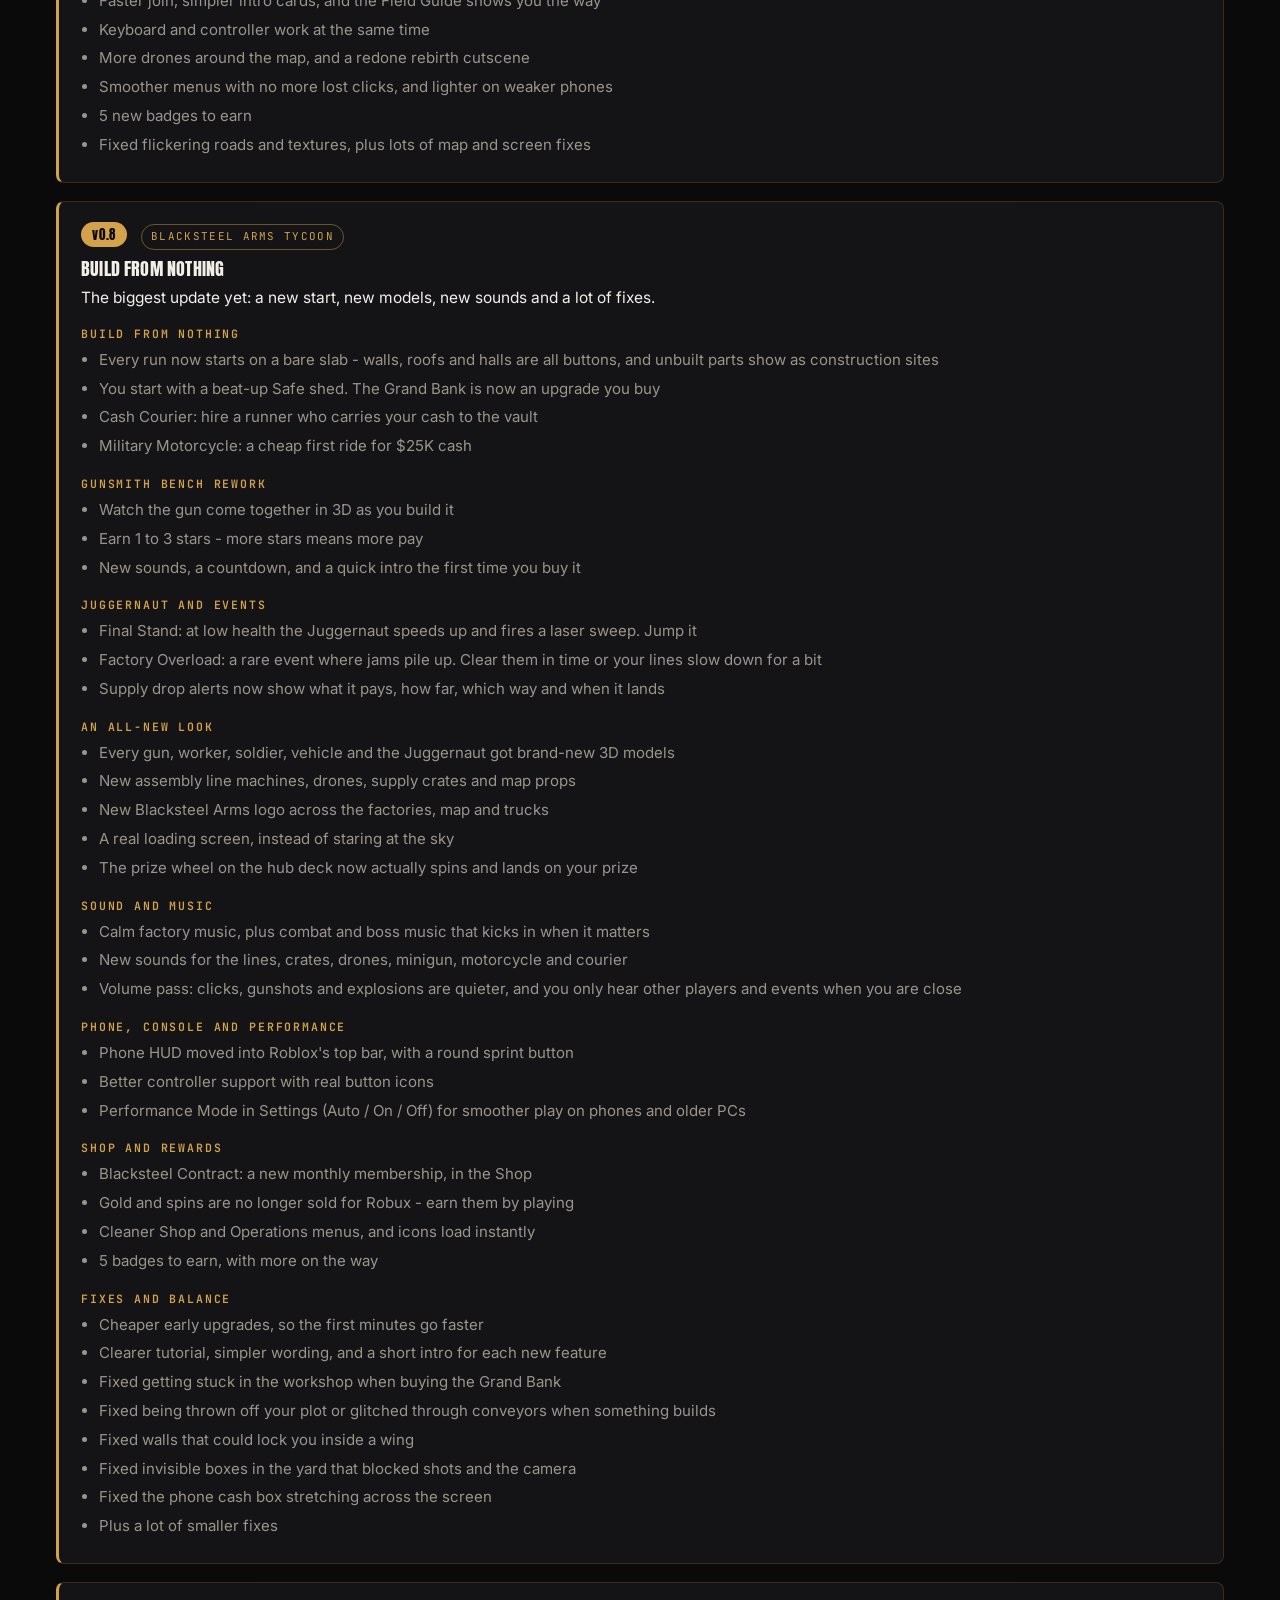
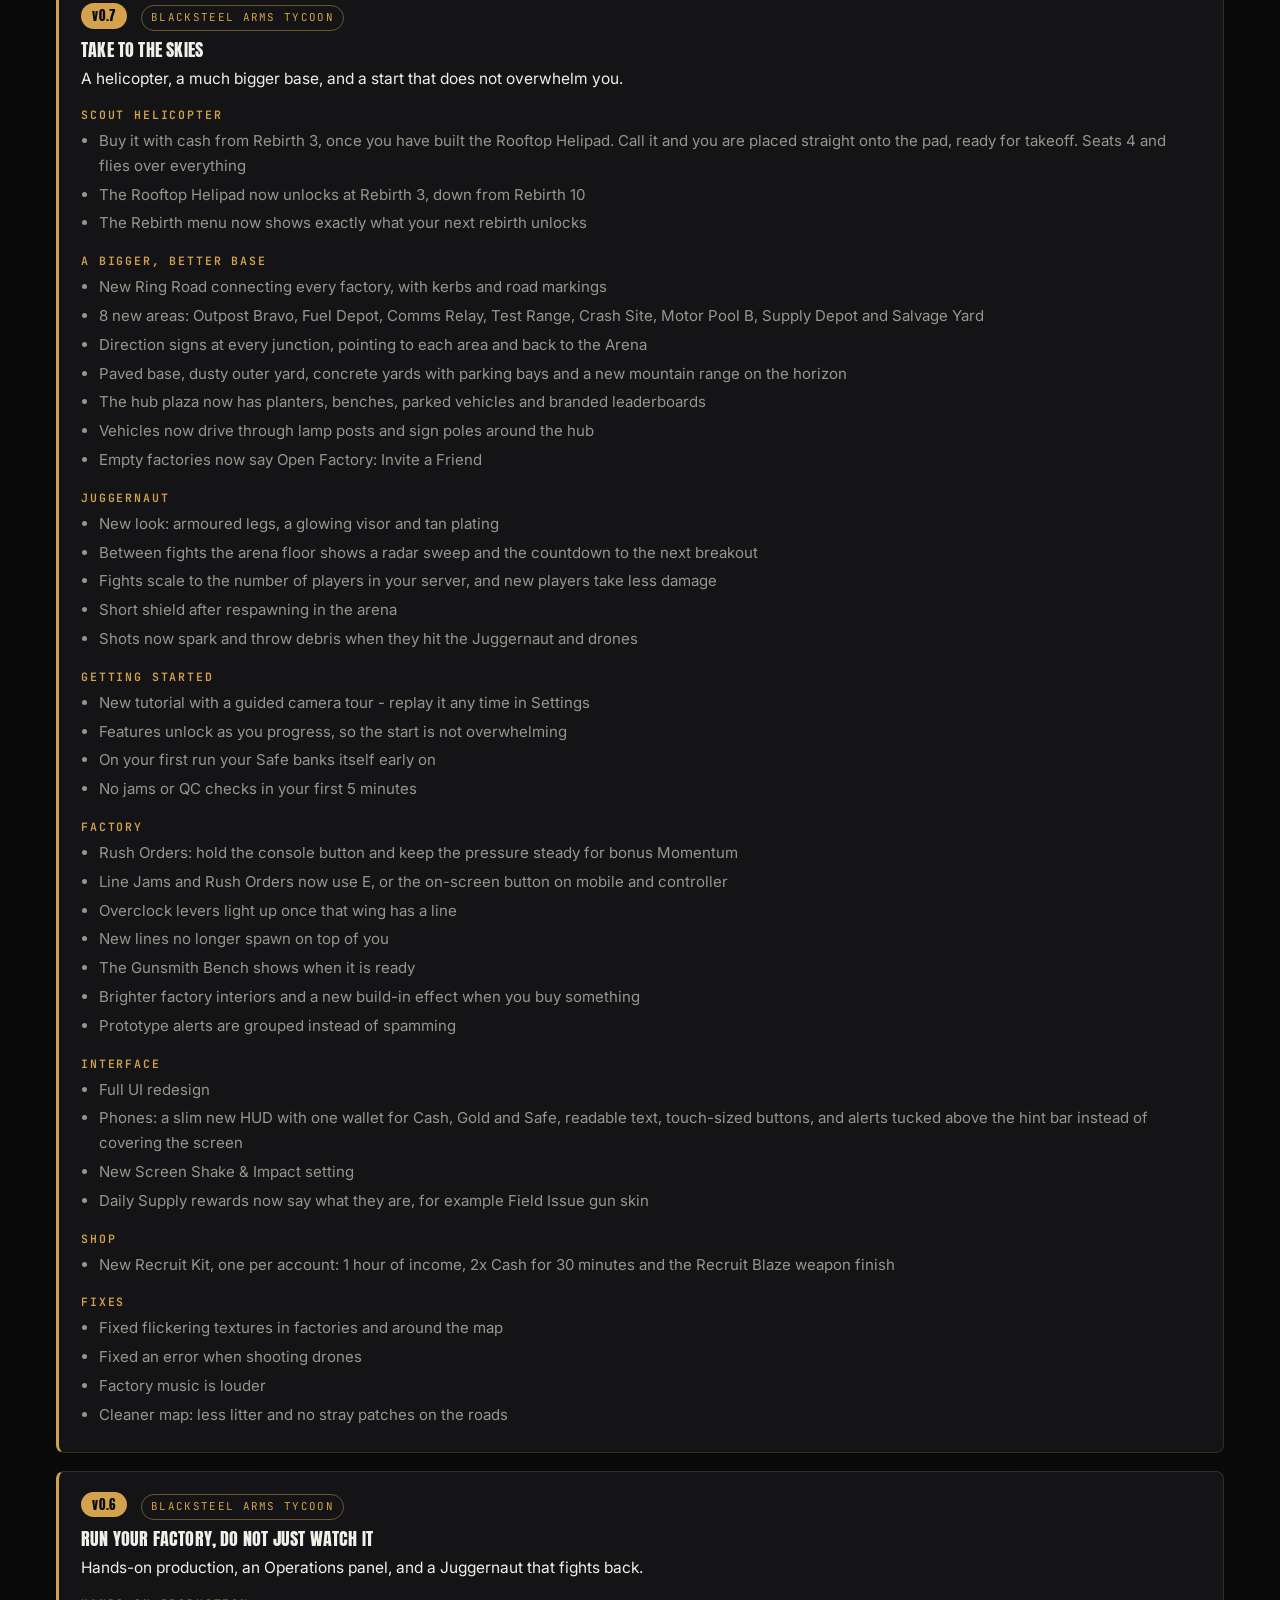
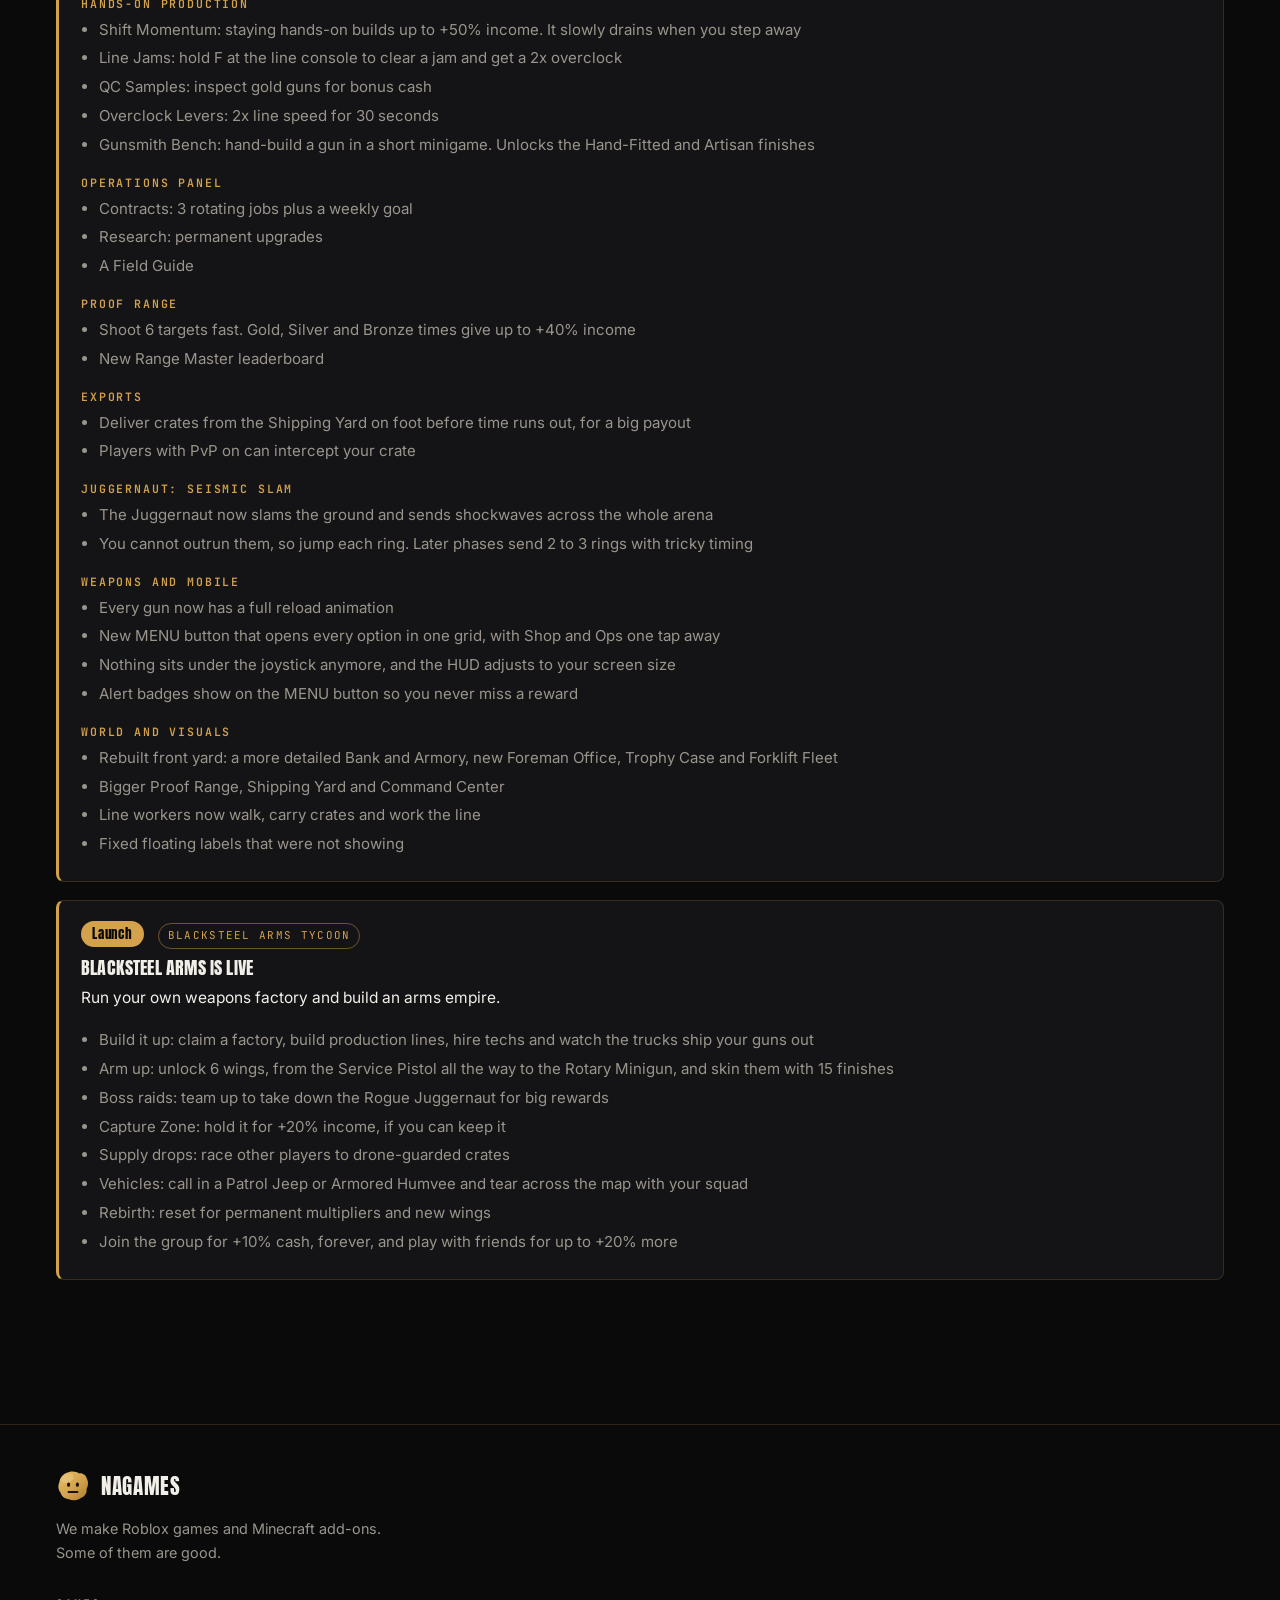
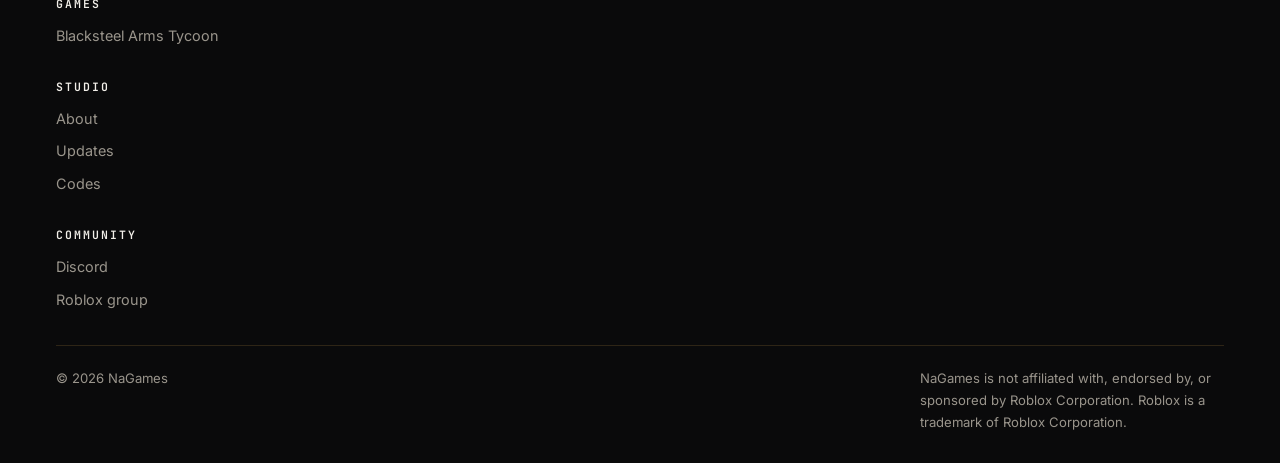
<file: updates.html>
<!doctype html>
<html lang="en">
<head>
<meta charset="utf-8">
<meta name="viewport" content="width=device-width, initial-scale=1">

<title>Updates - NaGames</title>
<meta name="description" content="Patch notes and update history for every NaGames game, newest first.">

<meta property="og:type" content="website">
<meta property="og:url" content="https://nagames.github.io/updates.html">
<meta property="og:title" content="Updates - NaGames">
<meta property="og:description" content="Patch notes and update history for every NaGames game.">
<meta property="og:image" content="https://nagames.github.io/assets/og-image.png">
<meta name="twitter:card" content="summary_large_image">

<link rel="icon" href="assets/favicon.svg" type="image/svg+xml">
<link rel="preconnect" href="https://fonts.googleapis.com">
<link rel="preconnect" href="https://fonts.gstatic.com" crossorigin>
<link href="https://fonts.googleapis.com/css2?family=Anton&family=Inter:wght@400;600;700&family=JetBrains+Mono:wght@400;600&display=swap" rel="stylesheet">
<link rel="stylesheet" href="css/style.css">

<script src="data/content.js" defer></script>
<script src="js/site.js" defer></script>
<script src="js/roblox.js" defer></script>
<script src="js/render.js" defer></script>
</head>
<body>

<div id="site-header"></div>

<main id="main">
  <section class="section">
    <div class="wrap">
      <p class="eyebrow">What changed, and When</p>
      <h1>Updates</h1>
      <p class="lede" style="margin-bottom:40px">
        Patch notes for everything we run. Newest first.
      </p>
      <div data-render="updates-filter"></div>
      <div data-render="updates"></div>
    </div>
  </section>
</main>

<div id="site-footer"></div>

</body>
</html>
</file>
<file: css/style.css>
/* ==========================================================================
   NaGames - dark gold arcade
   Tokens first; everything else uses them. Change the palette here only.
   ========================================================================== */

:root {
  /* palette, sampled from the studio mascot */
  --bg:           #0A0A0B;
  --bg-elev:      #141416;
  --bg-elev-2:    #1C1C1F;
  --gold:         #D4A24C;
  --gold-bright:  #E8C06A;
  --gold-dim:     #8A6A2E;
  --text:         #F2EFE9;
  --muted:        #9A958C;
  --border:       rgba(212, 162, 76, 0.18);
  --border-str:   rgba(212, 162, 76, 0.45);

  /* type */
  --font-display: "Anton", "Arial Black", "Haettenschweiler", sans-serif;
  --font-body:    "Inter", -apple-system, BlinkMacSystemFont, "Segoe UI", sans-serif;
  --font-mono:    "JetBrains Mono", ui-monospace, "Cascadia Code", Consolas, monospace;

  /* spacing + shape */
  --gutter: 16px;
  --maxw:   1200px;
  --radius: 14px;
  --radius-sm: 8px;

  --shadow:      0 10px 30px rgba(0, 0, 0, 0.5);
  --shadow-gold: 0 0 0 1px var(--border-str), 0 12px 32px rgba(212, 162, 76, 0.12);
  --ease: cubic-bezier(0.2, 0.7, 0.3, 1);
}

/* --------------------------------------------------------------- reset -- */

*, *::before, *::after { box-sizing: border-box; }

html { -webkit-text-size-adjust: 100%; scroll-behavior: smooth; }

body {
  margin: 0;
  background: var(--bg);
  color: var(--text);
  font-family: var(--font-body);
  font-size: 16px;
  line-height: 1.65;
  -webkit-font-smoothing: antialiased;
  overflow-x: hidden;
}

img, svg, video { display: block; max-width: 100%; }
img { height: auto; }

h1, h2, h3, h4 {
  font-family: var(--font-display);
  font-weight: 400;
  text-transform: uppercase;
  line-height: 0.95;
  letter-spacing: 0.01em;
  margin: 0 0 0.4em;
}

h1 { font-size: clamp(2.6rem, 8vw, 5.5rem); }
h2 { font-size: clamp(1.9rem, 4.5vw, 3rem); }
h3 { font-size: clamp(1.25rem, 2.4vw, 1.6rem); }

p { margin: 0 0 1rem; }
p:last-child { margin-bottom: 0; }

a { color: var(--gold); text-decoration: none; transition: color 0.18s var(--ease); }
a:hover { color: var(--gold-bright); }

ul { margin: 0; padding-left: 1.2em; }

:focus-visible {
  outline: 2px solid var(--gold-bright);
  outline-offset: 3px;
  border-radius: 4px;
}

.visually-hidden {
  position: absolute; width: 1px; height: 1px;
  padding: 0; margin: -1px; overflow: hidden;
  clip: rect(0 0 0 0); white-space: nowrap; border: 0;
}

.skip-link {
  position: absolute; top: -100px; left: var(--gutter); z-index: 200;
  background: var(--gold); color: #0A0A0B; padding: 10px 16px;
  border-radius: var(--radius-sm); font-weight: 700;
}
.skip-link:focus { top: 12px; color: #0A0A0B; }

/* -------------------------------------------------------------- layout -- */

.wrap {
  width: 100%;
  max-width: var(--maxw);
  margin-inline: auto;
  padding-inline: var(--gutter);
}

.section { padding-block: clamp(56px, 9vw, 104px); }
.section--tight { padding-block: clamp(40px, 6vw, 68px); }

.section-head {
  display: flex;
  align-items: baseline;
  justify-content: space-between;
  gap: 20px;
  flex-wrap: wrap;
  margin-bottom: 36px;
}
.section-head h2 { margin: 0; }

.eyebrow {
  font-family: var(--font-mono);
  font-size: 0.75rem;
  letter-spacing: 0.22em;
  text-transform: uppercase;
  color: var(--gold);
  margin: 0 0 14px;
}

.lede { font-size: clamp(1rem, 1.8vw, 1.18rem); color: var(--muted); max-width: 62ch; }

.rule { height: 1px; background: var(--border); border: 0; margin: 0; }

/* ------------------------------------------------------------- buttons -- */

.btn {
  display: inline-flex;
  align-items: center;
  gap: 10px;
  padding: 13px 24px;
  border-radius: 999px;
  border: 1px solid transparent;
  font-weight: 700;
  font-size: 0.95rem;
  letter-spacing: 0.02em;
  cursor: pointer;
  transition: transform 0.18s var(--ease), background 0.18s var(--ease),
              border-color 0.18s var(--ease), color 0.18s var(--ease);
  white-space: nowrap;
}
.btn:hover { transform: translateY(-2px); }
.btn:active { transform: translateY(0); }

.btn--primary { background: var(--gold); color: #0A0A0B; }
.btn--primary:hover { background: var(--gold-bright); color: #0A0A0B; }

.btn--ghost { border-color: var(--border-str); color: var(--gold); background: transparent; }
.btn--ghost:hover { border-color: var(--gold); background: rgba(212, 162, 76, 0.08); }

.btn--sm { padding: 9px 16px; font-size: 0.85rem; }

/* -------------------------------------------------------------- header -- */

.site-header {
  position: sticky;
  top: 0;
  z-index: 100;
  background: rgba(10, 10, 11, 0.82);
  backdrop-filter: blur(14px);
  -webkit-backdrop-filter: blur(14px);
  border-bottom: 1px solid var(--border);
}

.site-header__inner {
  display: flex;
  align-items: center;
  justify-content: space-between;
  gap: 20px;
  min-height: 68px;
}

.brand { display: flex; align-items: center; gap: 11px; color: var(--text); }
.brand:hover { color: var(--text); }
.brand img { width: 34px; height: 34px; }
.brand__name {
  font-family: var(--font-display);
  font-size: 1.32rem;
  text-transform: uppercase;
  letter-spacing: 0.03em;
}

.nav { display: flex; align-items: center; gap: 4px; }

.nav a {
  padding: 8px 14px;
  border-radius: 999px;
  color: var(--muted);
  font-size: 0.92rem;
  font-weight: 600;
  transition: color 0.18s var(--ease), background 0.18s var(--ease);
}
.nav a:hover { color: var(--text); background: rgba(255, 255, 255, 0.05); }
.nav a[aria-current="page"] { color: var(--gold); background: rgba(212, 162, 76, 0.1); }
.nav .btn { margin-left: 8px; }
.nav .btn:hover { color: #0A0A0B; }

.nav-toggle {
  display: none;
  background: none;
  border: 1px solid var(--border-str);
  border-radius: var(--radius-sm);
  color: var(--gold);
  padding: 8px 11px;
  cursor: pointer;
  font-size: 1.1rem;
  line-height: 1;
}

/* ---------------------------------------------------------------- hero -- */

.hero {
  position: relative;
  padding-block: clamp(60px, 11vw, 132px);
  overflow: hidden;
}

/* soft gold bloom behind the hero */
.hero::before {
  content: "";
  position: absolute;
  top: -180px; left: 50%;
  width: min(780px, 120vw); height: 540px;
  transform: translateX(-50%);
  background: radial-gradient(ellipse at center, rgba(212, 162, 76, 0.17), transparent 68%);
  pointer-events: none;
}

.hero__inner { position: relative; text-align: center; }

.hero__mascot {
  width: clamp(96px, 16vw, 148px);
  height: auto;
  margin: 0 auto 26px;
  filter: drop-shadow(0 8px 28px rgba(212, 162, 76, 0.32));
}

.hero h1 { margin-bottom: 0.3em; }
.hero h1 .accent { color: var(--gold); }

.hero__sub {
  font-size: clamp(1.02rem, 2vw, 1.28rem);
  color: var(--muted);
  max-width: 52ch;
  margin: 0 auto 34px;
}

.hero__actions {
  display: flex;
  gap: 14px;
  justify-content: center;
  flex-wrap: wrap;
}

/* stat strip */
.stats {
  display: grid;
  grid-template-columns: repeat(auto-fit, minmax(150px, 1fr));
  gap: 1px;
  background: var(--border);
  border: 1px solid var(--border);
  border-radius: var(--radius);
  overflow: hidden;
  margin-top: 56px;
}
.stat { background: var(--bg-elev); padding: 22px 18px; text-align: center; }
.stat__num {
  font-family: var(--font-display);
  font-size: clamp(1.7rem, 3.4vw, 2.4rem);
  color: var(--gold);
  line-height: 1;
}
.stat__label {
  font-family: var(--font-mono);
  font-size: 0.7rem;
  letter-spacing: 0.17em;
  text-transform: uppercase;
  color: var(--muted);
  margin-top: 8px;
}

/* --------------------------------------------------------- game cards -- */

.game-grid {
  display: grid;
  grid-template-columns: repeat(auto-fill, minmax(290px, 1fr));
  gap: 22px;
}
/* a 1-3 game lineup should look deliberate, not sparse */
.game-grid[data-count="1"] { grid-template-columns: minmax(0, 620px); justify-content: center; }
.game-grid[data-count="2"] { grid-template-columns: repeat(2, minmax(0, 1fr)); max-width: 880px; margin-inline: auto; }

.game-card {
  display: flex;
  flex-direction: column;
  background: var(--bg-elev);
  border: 1px solid var(--border);
  border-radius: var(--radius);
  overflow: hidden;
  color: var(--text);
  transition: transform 0.22s var(--ease), border-color 0.22s var(--ease), box-shadow 0.22s var(--ease);
}
.game-card:hover {
  transform: translateY(-5px);
  border-color: var(--border-str);
  box-shadow: var(--shadow-gold);
  color: var(--text);
}

.game-card__media {
  position: relative;
  aspect-ratio: 16 / 9;
  background: var(--bg-elev-2);
  overflow: hidden;
}
.game-card__media img {
  width: 100%; height: 100%; object-fit: cover;
  transition: transform 0.4s var(--ease);
}
.game-card:hover .game-card__media img { transform: scale(1.04); }

.badge {
  position: absolute;
  top: 12px; left: 12px;
  background: rgba(10, 10, 11, 0.82);
  backdrop-filter: blur(6px);
  border: 1px solid var(--border-str);
  color: var(--gold);
  font-family: var(--font-mono);
  font-size: 0.68rem;
  letter-spacing: 0.14em;
  text-transform: uppercase;
  padding: 5px 10px;
  border-radius: 999px;
}

.game-card__body { padding: 20px; display: flex; flex-direction: column; flex: 1; gap: 10px; }
.game-card__body h3 { margin: 0; }
.game-card__desc { color: var(--muted); font-size: 0.94rem; margin: 0; flex: 1; }

.game-card__meta {
  display: flex;
  gap: 16px;
  font-family: var(--font-mono);
  font-size: 0.74rem;
  letter-spacing: 0.1em;
  text-transform: uppercase;
  color: var(--muted);
  padding-top: 12px;
  border-top: 1px solid var(--border);
}
.game-card__meta b { color: var(--gold); font-weight: 600; }

/* -------------------------------------------------------------- codes -- */

.code-group { margin-bottom: 44px; }
.code-group__head {
  display: flex; align-items: center; justify-content: space-between;
  gap: 16px; flex-wrap: wrap; margin-bottom: 16px;
}
.code-group__head h3 { margin: 0; }

.code-list { display: grid; gap: 10px; }

.code-row {
  display: flex;
  align-items: center;
  gap: 16px;
  flex-wrap: wrap;
  background: var(--bg-elev);
  border: 1px solid var(--border);
  border-radius: var(--radius-sm);
  padding: 14px 16px;
  transition: border-color 0.18s var(--ease);
}
.code-row:hover { border-color: var(--border-str); }

.code-row__code {
  font-family: var(--font-mono);
  font-size: 1rem;
  font-weight: 700;
  color: var(--gold);
  letter-spacing: 0.06em;
  background: rgba(212, 162, 76, 0.09);
  border: 1px dashed var(--border-str);
  border-radius: 6px;
  padding: 6px 12px;
}
.code-row__reward { color: var(--muted); font-size: 0.92rem; flex: 1; min-width: 160px; }

.code-row--expired { opacity: 0.55; }
.code-row--expired .code-row__code { color: var(--muted); text-decoration: line-through; background: none; }

.copy-btn { border: 1px solid var(--border-str); background: transparent; color: var(--gold); }
.copy-btn.is-copied { background: var(--gold); color: #0A0A0B; border-color: var(--gold); }

details.expired-wrap { margin-top: 10px; }
details.expired-wrap summary {
  cursor: pointer; color: var(--muted); font-size: 0.9rem;
  padding: 10px 0; list-style: none;
}
details.expired-wrap summary::-webkit-details-marker { display: none; }
details.expired-wrap summary::before { content: "\25B8  "; color: var(--gold); }
details.expired-wrap[open] summary::before { content: "\25BE  "; }

/* ------------------------------------------------------------ updates -- */

.update-list { display: grid; gap: 18px; }

.update {
  background: var(--bg-elev);
  border: 1px solid var(--border);
  border-left: 3px solid var(--gold);
  border-radius: var(--radius-sm);
  padding: 20px 22px;
}
.update__top {
  display: flex; align-items: baseline; gap: 14px;
  flex-wrap: wrap; margin-bottom: 10px;
}
.update__date {
  font-family: var(--font-mono); font-size: 0.74rem;
  letter-spacing: 0.12em; text-transform: uppercase; color: var(--muted);
}
.update__game {
  font-family: var(--font-mono); font-size: 0.68rem;
  letter-spacing: 0.12em; text-transform: uppercase;
  color: var(--gold); border: 1px solid var(--border-str);
  border-radius: 999px; padding: 3px 9px;
}
.update__version {
  font-family: var(--font-display); font-size: 0.82rem;
  letter-spacing: 0.06em; color: #0A0A0B; background: var(--gold);
  border-radius: 999px; padding: 2px 11px;
}
.update h3 { margin: 0 0 8px; font-size: 1.15rem; }
.update__summary { color: var(--text); font-size: 0.97rem; margin: 0 0 18px; }
.update ul { color: var(--muted); font-size: 0.94rem; }
.update li { margin-bottom: 4px; }

.update__section + .update__section { margin-top: 20px; }
.update__section h4 {
  font-family: var(--font-mono); font-weight: 600; font-size: 0.72rem;
  letter-spacing: 0.16em; text-transform: uppercase;
  color: var(--gold); margin: 0 0 8px;
}

/* how to redeem, above the code list */
.redeem {
  font-family: var(--font-mono); font-size: 0.78rem;
  letter-spacing: 0.06em; color: var(--muted);
  margin: 0 0 14px;
}
.redeem b { color: var(--gold); font-weight: 600; }

.filter-bar { display: flex; gap: 8px; flex-wrap: wrap; margin-bottom: 26px; }
.filter-bar button {
  background: transparent; border: 1px solid var(--border);
  color: var(--muted); border-radius: 999px; padding: 7px 15px;
  font-size: 0.86rem; font-weight: 600; cursor: pointer;
  transition: all 0.18s var(--ease);
}
.filter-bar button:hover { color: var(--text); border-color: var(--border-str); }
.filter-bar button.is-active { background: var(--gold); border-color: var(--gold); color: #0A0A0B; }

/* ------------------------------------------------- what we do cards -- */

.service-grid {
  display: grid;
  grid-template-columns: repeat(auto-fit, minmax(290px, 1fr));
  gap: 22px;
}

.service {
  display: flex;
  flex-direction: column;
  align-items: flex-start;
  gap: 14px;
  background: var(--bg-elev);
  border: 1px solid var(--border);
  border-radius: var(--radius);
  padding: 28px;
  transition: border-color 0.2s var(--ease), transform 0.2s var(--ease);
}
.service:hover { border-color: var(--border-str); transform: translateY(-3px); }
.service h3 { margin: 0; }
.service p { color: var(--muted); font-size: 0.95rem; margin: 0; flex: 1; }

/* -------------------------------------------------- About page story -- */

.story { display: grid; gap: 34px; max-width: 70ch; margin: 34px 0 48px; }

.story__part {
  border-left: 2px solid var(--border);
  padding-left: 24px;
}
.story__part:first-child { border-left-color: var(--gold); }

.story__byline { display: flex; align-items: center; gap: 12px; margin-bottom: 16px; }

.story__avatar {
  width: 44px; height: 44px; border-radius: 50%;
  object-fit: cover; flex-shrink: 0;
  background: var(--bg-elev-2); border: 1px solid var(--border-str);
}
.story__name { font-weight: 700; margin: 0; font-size: 0.98rem; }
.story__role {
  font-family: var(--font-mono); font-size: 0.68rem;
  letter-spacing: 0.14em; text-transform: uppercase;
  color: var(--gold); margin: 2px 0 0;
}

.story__text p {
  color: var(--muted);
  font-size: clamp(1rem, 1.6vw, 1.1rem);
  margin: 0 0 1em;
}
.story__text p:last-child { margin-bottom: 0; }

@media (max-width: 620px) {
  .story__part { padding-left: 16px; }
}

/* --------------------------------------------------------------- team -- */

.team-grid {
  display: grid;
  grid-template-columns: repeat(auto-fill, minmax(200px, 1fr));
  gap: 18px;
}
.member {
  background: var(--bg-elev);
  border: 1px solid var(--border);
  border-radius: var(--radius);
  padding: 22px;
  text-align: center;
  transition: border-color 0.2s var(--ease), transform 0.2s var(--ease);
}
.member:hover { border-color: var(--border-str); transform: translateY(-3px); }
.member__avatar {
  width: 68px; height: 68px; border-radius: 50%;
  margin: 0 auto 14px; object-fit: cover;
  background: var(--bg-elev-2); border: 1px solid var(--border-str);
}
.member__name { font-weight: 700; margin: 0 0 3px; }
.member__role {
  font-family: var(--font-mono); font-size: 0.72rem;
  letter-spacing: 0.12em; text-transform: uppercase; color: var(--gold); margin: 0;
}
.member__handle {
  font-size: 0.8rem; color: var(--muted); margin: 10px 0 0;
  padding-top: 10px; border-top: 1px solid var(--border);
}

/* feature list in the game page sidebar */
.feature-list {
  list-style: none; padding: 0; margin: 0;
  display: grid; gap: 10px;
  font-size: 0.92rem; color: var(--muted);
}
.feature-list li { display: flex; gap: 10px; line-height: 1.45; }
.feature-list li::before {
  content: "\25B8"; color: var(--gold); flex-shrink: 0; line-height: 1.45;
}

/* ----------------------------------------------------- game detail page -- */

.game-hero {
  position: relative;
  border-bottom: 1px solid var(--border);
  background: var(--bg-elev);
  overflow: hidden;
}
.game-hero__art {
  position: absolute; inset: 0;
  background-size: cover; background-position: center;
  opacity: 0.2;
}
.game-hero::after {
  content: ""; position: absolute; inset: 0;
  background: linear-gradient(to bottom, rgba(10, 10, 11, 0.45), var(--bg));
}
.game-hero__inner { position: relative; z-index: 1; padding-block: clamp(48px, 8vw, 90px); }

.detail-grid {
  display: grid;
  grid-template-columns: minmax(0, 2fr) minmax(0, 1fr);
  gap: 44px;
  align-items: start;
}

.panel {
  background: var(--bg-elev);
  border: 1px solid var(--border);
  border-radius: var(--radius);
  padding: 24px;
}
.panel h3 { font-size: 1.1rem; margin-bottom: 14px; }
.panel + .panel { margin-top: 18px; }

.kv { display: grid; gap: 12px; }
.kv__row { display: flex; justify-content: space-between; gap: 14px; font-size: 0.92rem; }
.kv__key {
  font-family: var(--font-mono); font-size: 0.72rem;
  letter-spacing: 0.12em; text-transform: uppercase; color: var(--muted);
}
.kv__val { color: var(--gold); font-weight: 600; }

/* ----------------------------------------------------------- community -- */

.cta-band {
  background: var(--bg-elev);
  border: 1px solid var(--border);
  border-radius: var(--radius);
  padding: clamp(32px, 5vw, 52px);
  text-align: center;
}
.cta-band h2 { margin-bottom: 0.35em; }
.cta-band .lede { margin: 0 auto 28px; }

.social-row { display: flex; gap: 12px; justify-content: center; flex-wrap: wrap; }

/* -------------------------------------------------------------- footer -- */

.site-footer {
  border-top: 1px solid var(--border);
  padding-block: 44px 30px;
  margin-top: 40px;
  color: var(--muted);
  font-size: 0.9rem;
}
.site-footer__cols {
  display: grid;
  grid-template-columns: 1.6fr repeat(auto-fit, minmax(130px, 1fr));
  gap: 34px;
  margin-bottom: 34px;
}
.site-footer h4 {
  font-family: var(--font-mono); font-weight: 600; font-size: 0.72rem;
  letter-spacing: 0.17em; color: var(--text); margin: 0 0 14px;
}
.site-footer ul { list-style: none; padding: 0; display: grid; gap: 9px; }
.site-footer ul a { color: var(--muted); }
.site-footer ul a:hover { color: var(--gold); }
.site-footer__bottom {
  display: flex; justify-content: space-between; gap: 16px;
  flex-wrap: wrap; padding-top: 22px; border-top: 1px solid var(--border);
  font-size: 0.82rem;
}
.site-footer__note { max-width: 38ch; }

/* --------------------------------------------------------- 404 / empty -- */

.center-page {
  min-height: 62vh;
  display: grid;
  place-content: center;
  text-align: center;
  padding-block: 70px;
}
.center-page img { width: 112px; margin: 0 auto 26px; opacity: 0.9; }

.empty {
  border: 1px dashed var(--border-str);
  border-radius: var(--radius);
  padding: 44px 24px;
  text-align: center;
  color: var(--muted);
}

/* TODO markers - makes unfilled placeholder content impossible to miss */
.todo {
  background: rgba(212, 162, 76, 0.12);
  border: 1px dashed var(--gold);
  color: var(--gold-bright);
  border-radius: 4px;
  padding: 0 6px;
  font-family: var(--font-mono);
  font-size: 0.85em;
}

/* ---------------------------------------------------------- responsive -- */

@media (max-width: 860px) {
  .detail-grid { grid-template-columns: minmax(0, 1fr); gap: 26px; }
}

/* auto-fit leaves a half-empty final row on narrow screens, and the gap
   colour shows through it as a stray block. Stack instead. */
@media (max-width: 620px) {
  .stats { grid-template-columns: minmax(0, 1fr); }
}

@media (max-width: 768px) {
  .nav-toggle { display: block; }

  .nav {
    position: absolute;
    top: 100%; left: 0; right: 0;
    flex-direction: column;
    align-items: stretch;
    gap: 2px;
    background: rgba(10, 10, 11, 0.97);
    backdrop-filter: blur(14px);
    border-bottom: 1px solid var(--border);
    padding: 12px var(--gutter) 20px;
    display: none;
  }
  .nav.is-open { display: flex; }
  .nav a { padding: 12px 14px; }
  .nav .btn { margin: 8px 0 0; justify-content: center; }

  .game-grid,
  .game-grid[data-count="1"],
  .game-grid[data-count="2"] { grid-template-columns: minmax(0, 1fr); }

  .site-footer__cols { grid-template-columns: minmax(0, 1fr); gap: 26px; }
}

@media (prefers-reduced-motion: reduce) {
  html { scroll-behavior: auto; }
  *, *::before, *::after {
    animation-duration: 0.01ms !important;
    transition-duration: 0.01ms !important;
  }
}
</file>
